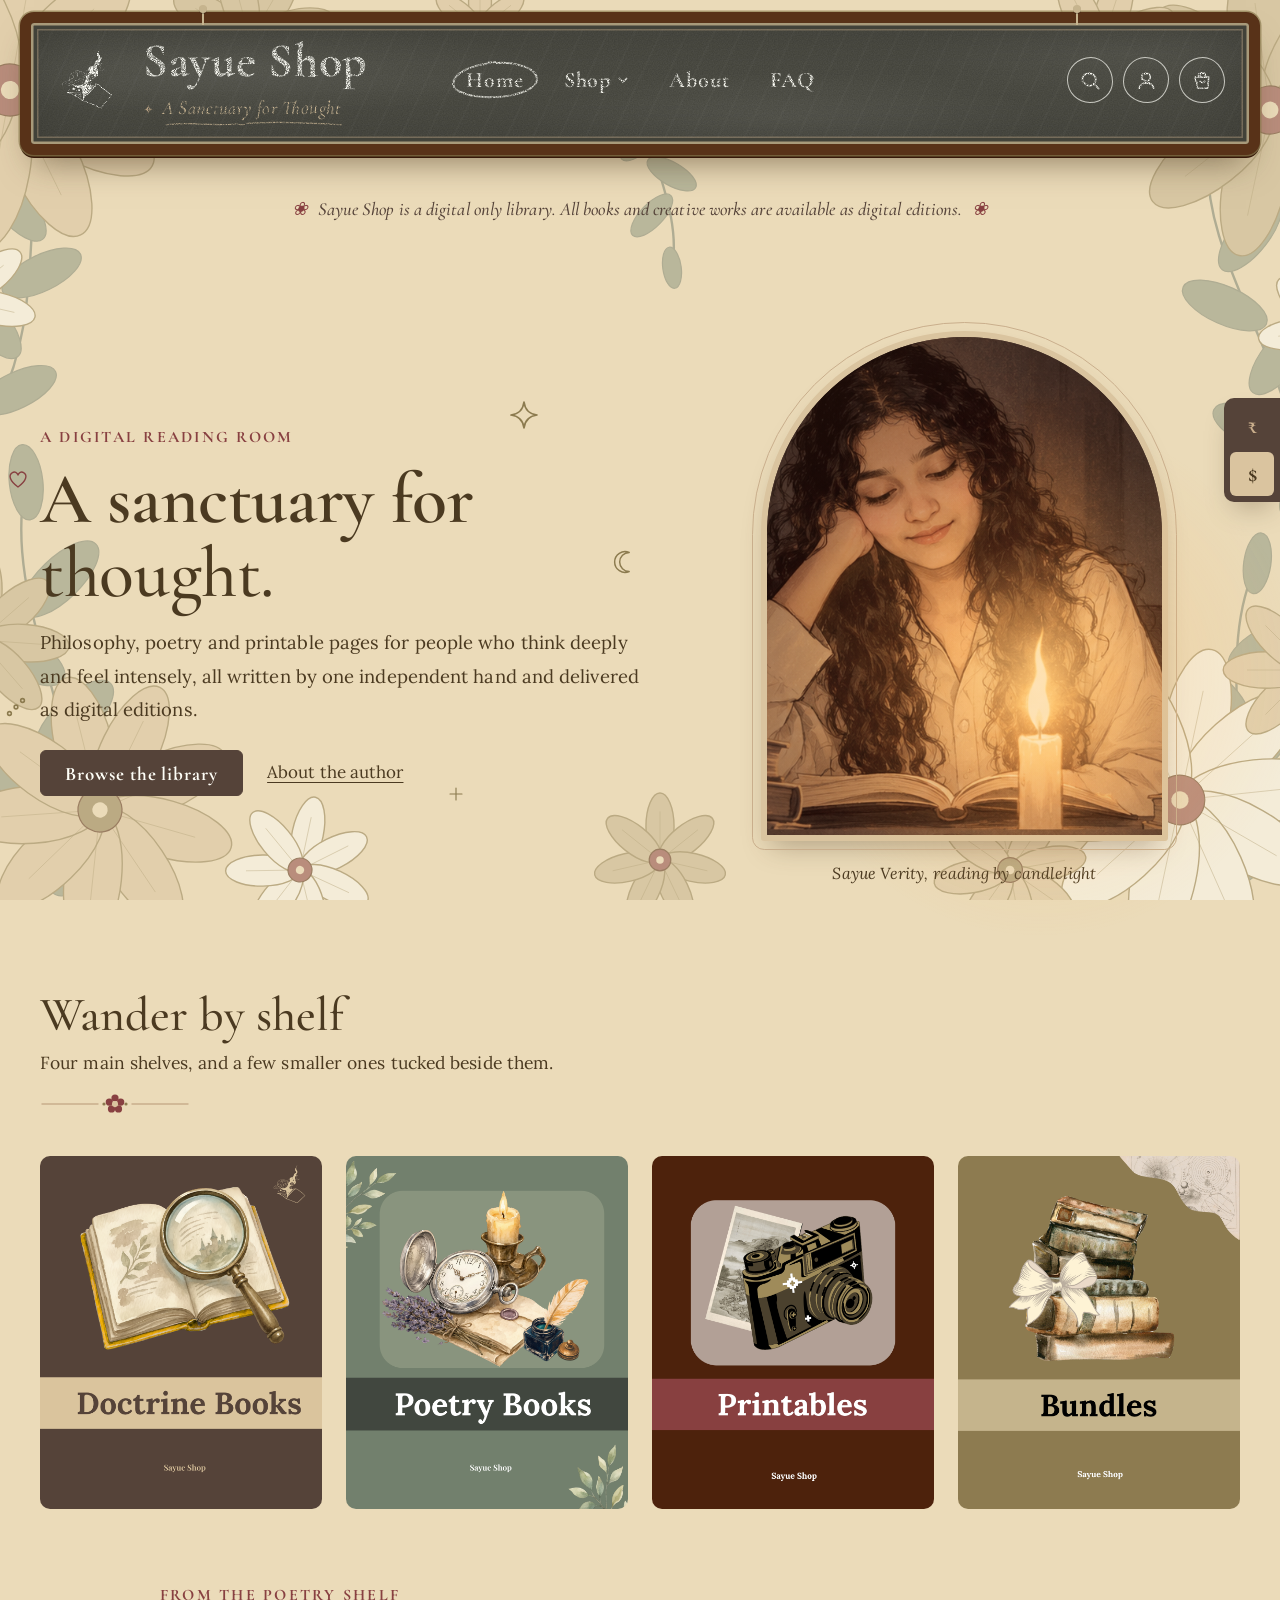
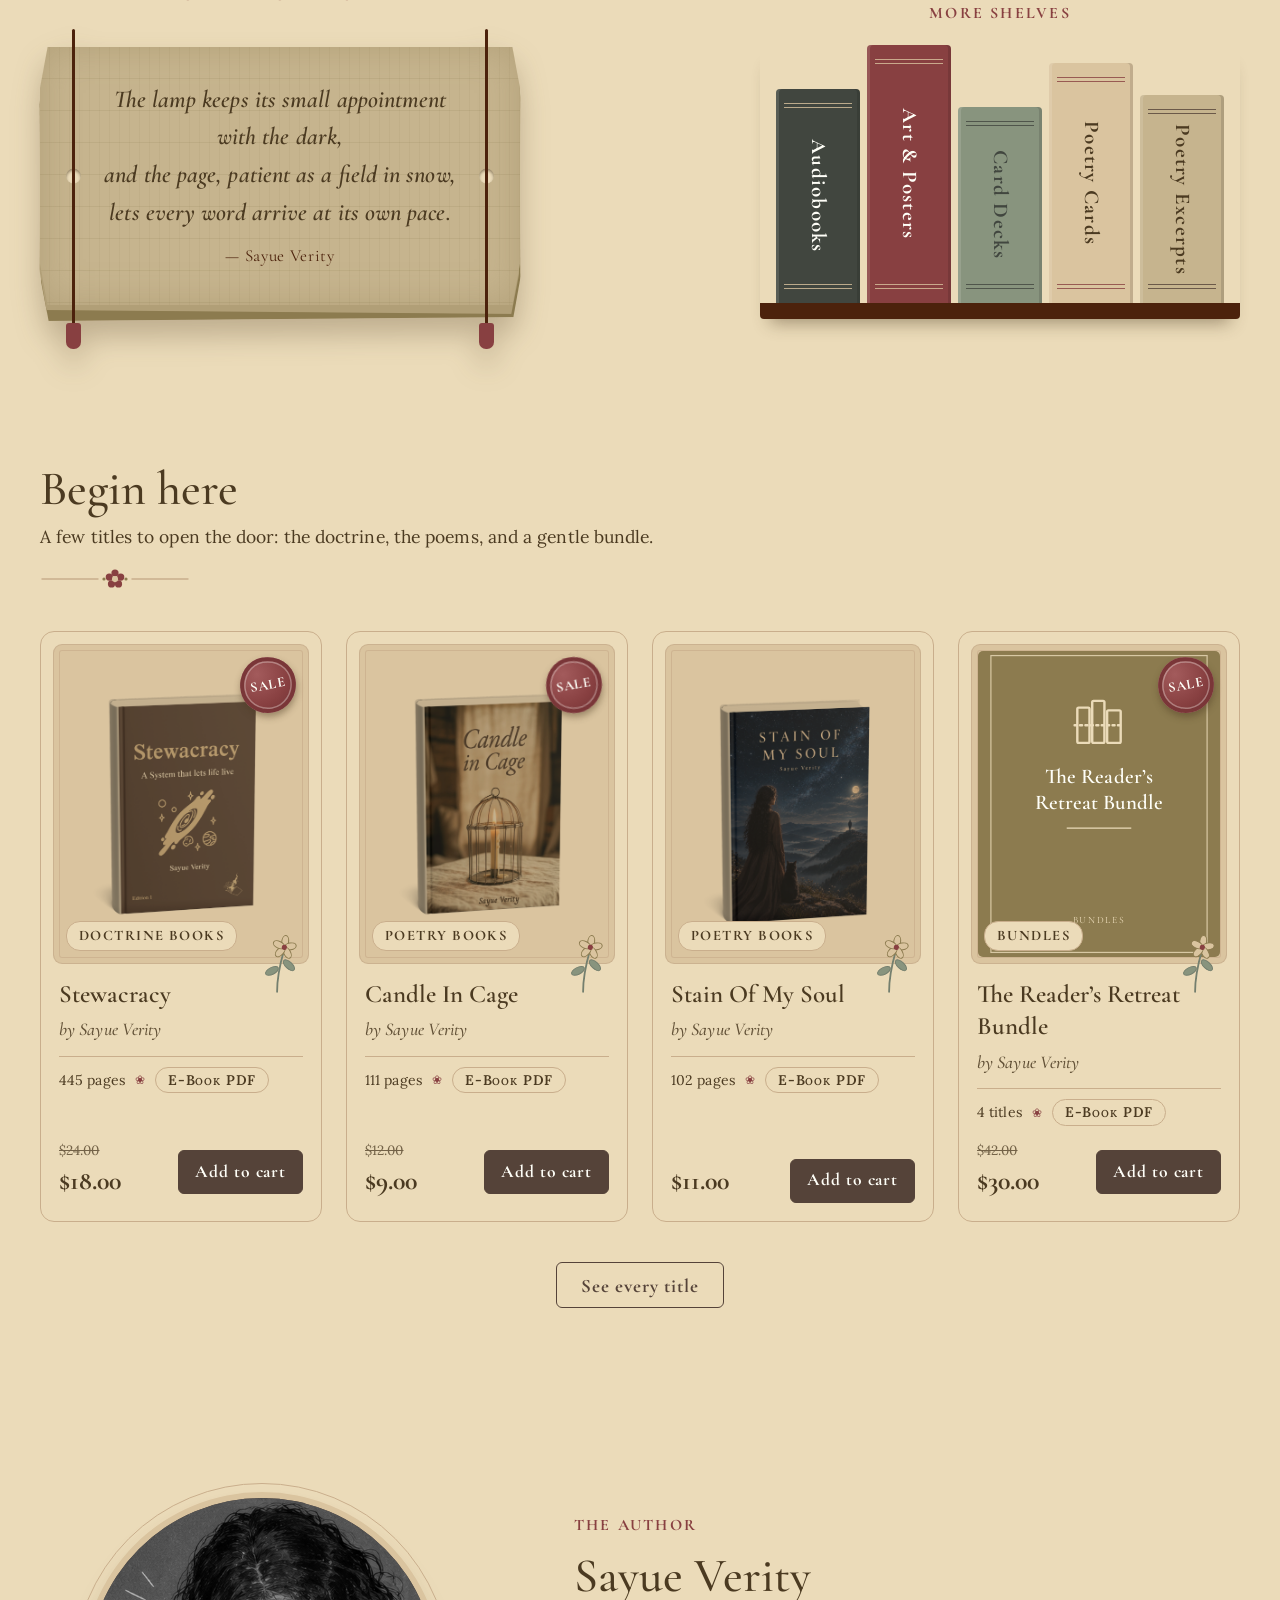
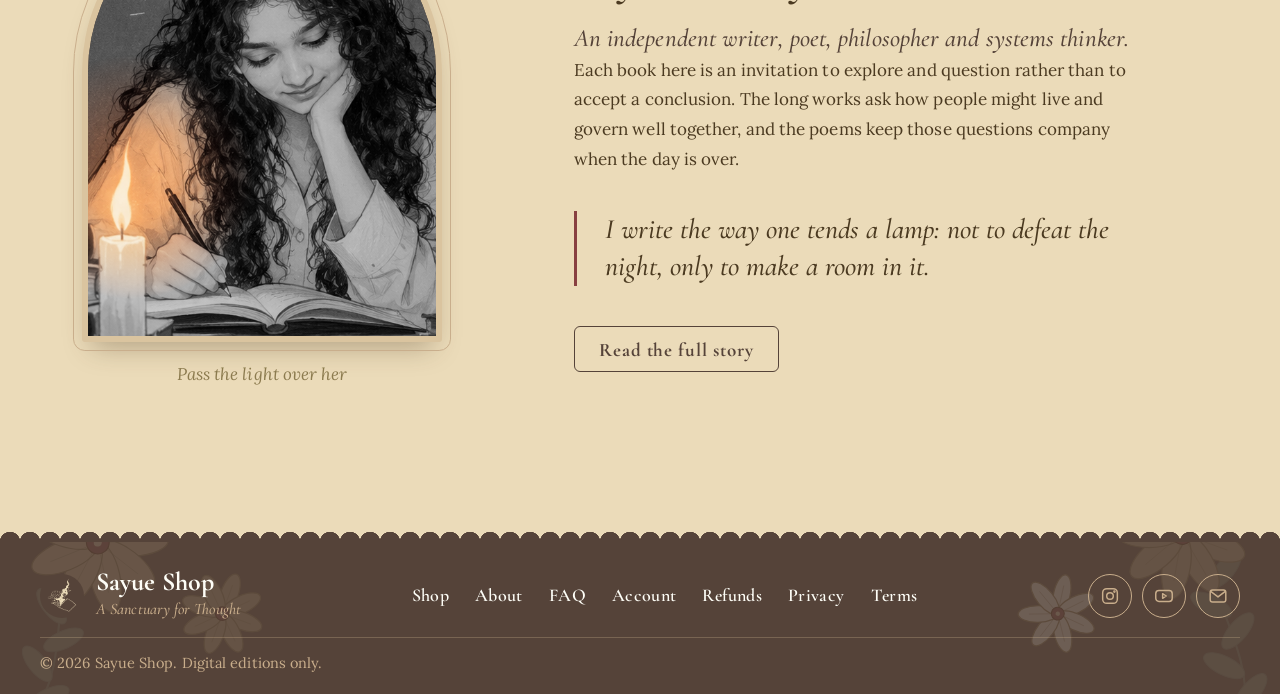
<file: index.html>
<!DOCTYPE html>
<html lang="en"><head><meta charset="utf-8"><meta name="viewport" content="width=device-width, initial-scale=1">
<title>Home</title><meta name="description" content="A digital library of books, poetry and printables by Sayue Verity.">
<link rel="preconnect" href="https://fonts.googleapis.com"><link rel="preconnect" href="https://fonts.gstatic.com" crossorigin>
<link href="https://fonts.googleapis.com/css2?family=Cormorant+Garamond:ital,wght@0,500;0,600;0,700;1,500;1,600&family=Lora:ital,wght@0,400;0,500;0,600;1,400;1,500&display=swap" rel="stylesheet">
<link rel="stylesheet" href="assets/style.css"></head>
<body data-page="home"><main id="main">
<section class="hero" aria-labelledby="heroTitle"><div class="wrap hero-grid"><div class="hero-copy"><span class="doodle d1" aria-hidden="true"><svg viewBox="0 0 30 30"><path d="M15 2c1 8 5 12 13 13-8 1-12 5-13 13-1-8-5-12-13-13 8-1 12-5 13-13z"/></svg></span><span class="doodle d2" aria-hidden="true"><svg viewBox="0 0 30 30"><path d="M21 4a12 12 0 100 22 10 10 0 010-22z"/></svg></span><span class="doodle d3" aria-hidden="true"><svg viewBox="0 0 30 30"><path d="M15 25C4 17 3 10 8 7c3-2 6 0 7 3 1-3 4-5 7-3 5 3 4 10-7 18z"/></svg></span><span class="doodle d4" aria-hidden="true"><svg viewBox="0 0 30 30"><path d="M15 6v18M6 15h18"/></svg></span><span class="doodle d5" aria-hidden="true"><svg viewBox="0 0 30 30"><circle cx="8" cy="22" r="2"/><circle cx="15" cy="15" r="2"/><circle cx="22" cy="8" r="2"/></svg></span>
<span class="label load-in" style="--i:0">A digital reading room</span>
<h1 id="heroTitle" class="load-in" style="--i:1">A sanctuary for thought.</h1>
<p class="lead load-in" style="--i:2">Philosophy, poetry and printable pages for people who think deeply and feel intensely, all written by one independent hand and delivered as digital editions.</p>
<div class="hero-cta load-in" style="--i:3"><a class="btn" href="shop.html">Browse the library</a><a class="linkish" href="about.html">About the author</a></div></div>
<div class="load-in" style="--i:2">
    <div class="hero-stage"><figure class="owner-frame"><div class="arch-wrap"><div class="owner-arch" role="img" aria-label="Illustration of Sayue Verity reading by candlelight"><div class="owner-img o-hero"></div><span class="ambient" aria-hidden="true"></span><span class="dim" aria-hidden="true"></span><span class="glow" aria-hidden="true"></span></div><span class="halo" aria-hidden="true"></span></div><figcaption>Sayue Verity, reading by candlelight</figcaption></figure>
</div></div>
</section>

<section style="padding-top:0" aria-labelledby="catTitle"><div class="wrap">
<div class="sec-head reveal"><h2 id="catTitle">Wander by shelf</h2><p>Four main shelves, and a few smaller ones tucked beside them.</p></div>
<div class="tiles" id="tiles"></div><div class="shelf-row"><div class="leaf-col reveal">
<span class="label leaf-label">From the poetry shelf</span>
<div class="leaves"><div class="leaf l3" aria-hidden="true"></div><div class="leaf l2" aria-hidden="true"></div>
<div class="leaf l1"><span class="hole h1" aria-hidden="true"></span><span class="hole h2" aria-hidden="true"></span>
<p class="verse">The lamp keeps its small appointment with the dark,<br>and the page, patient as a field in snow,<br>lets every word arrive at its own pace.</p><span class="leaf-sig">&mdash; Sayue Verity</span></div>
<span class="cord c1" aria-hidden="true"><i></i></span><span class="cord c2" aria-hidden="true"><i></i></span></div></div><div class="shelf-col" id="tilesSm"></div></div></div></section>

<section aria-labelledby="featTitle"><div class="wrap">
<div class="sec-head reveal"><h2 id="featTitle">Begin here</h2><p>A few titles to open the door: the doctrine, the poems, and a gentle bundle.</p></div>
<div class="grid" id="featured"></div>
<p class="reveal" style="text-align:center;margin-top:var(--s4)"><a class="btn ghost" href="shop.html">See every title</a></p></div></section>

<section class="author-sec" aria-labelledby="homeAbout"><div class="wrap author-grid">
<div class="reveal"><figure class="owner-frame static" style="max-width:360px"><div class="arch-wrap"><div class="owner-arch" role="img" aria-label="Illustration of Sayue Verity writing by candlelight"><div class="owner-img o-write"></div><div class="owner-img o-write o-color"></div></div></div><figcaption>Pass the light over her</figcaption></figure></div>
<div class="reveal author-copy"><span class="label">The author</span><h2 id="homeAbout">Sayue Verity</h2>
<p class="author-lead">An independent writer, poet, philosopher and systems thinker.</p>
<p>Each book here is an invitation to explore and question rather than to accept a conclusion. The long works ask how people might live and govern well together, and the poems keep those questions company when the day is over.</p>
<blockquote>I write the way one tends a lamp: not to defeat the night, only to make a room in it.</blockquote>
<a class="btn ghost" href="about.html">Read the full story</a></div></div></section>



</main>
<script src="assets/data.js"></script><script src="assets/app.js"></script></body></html>
</file>
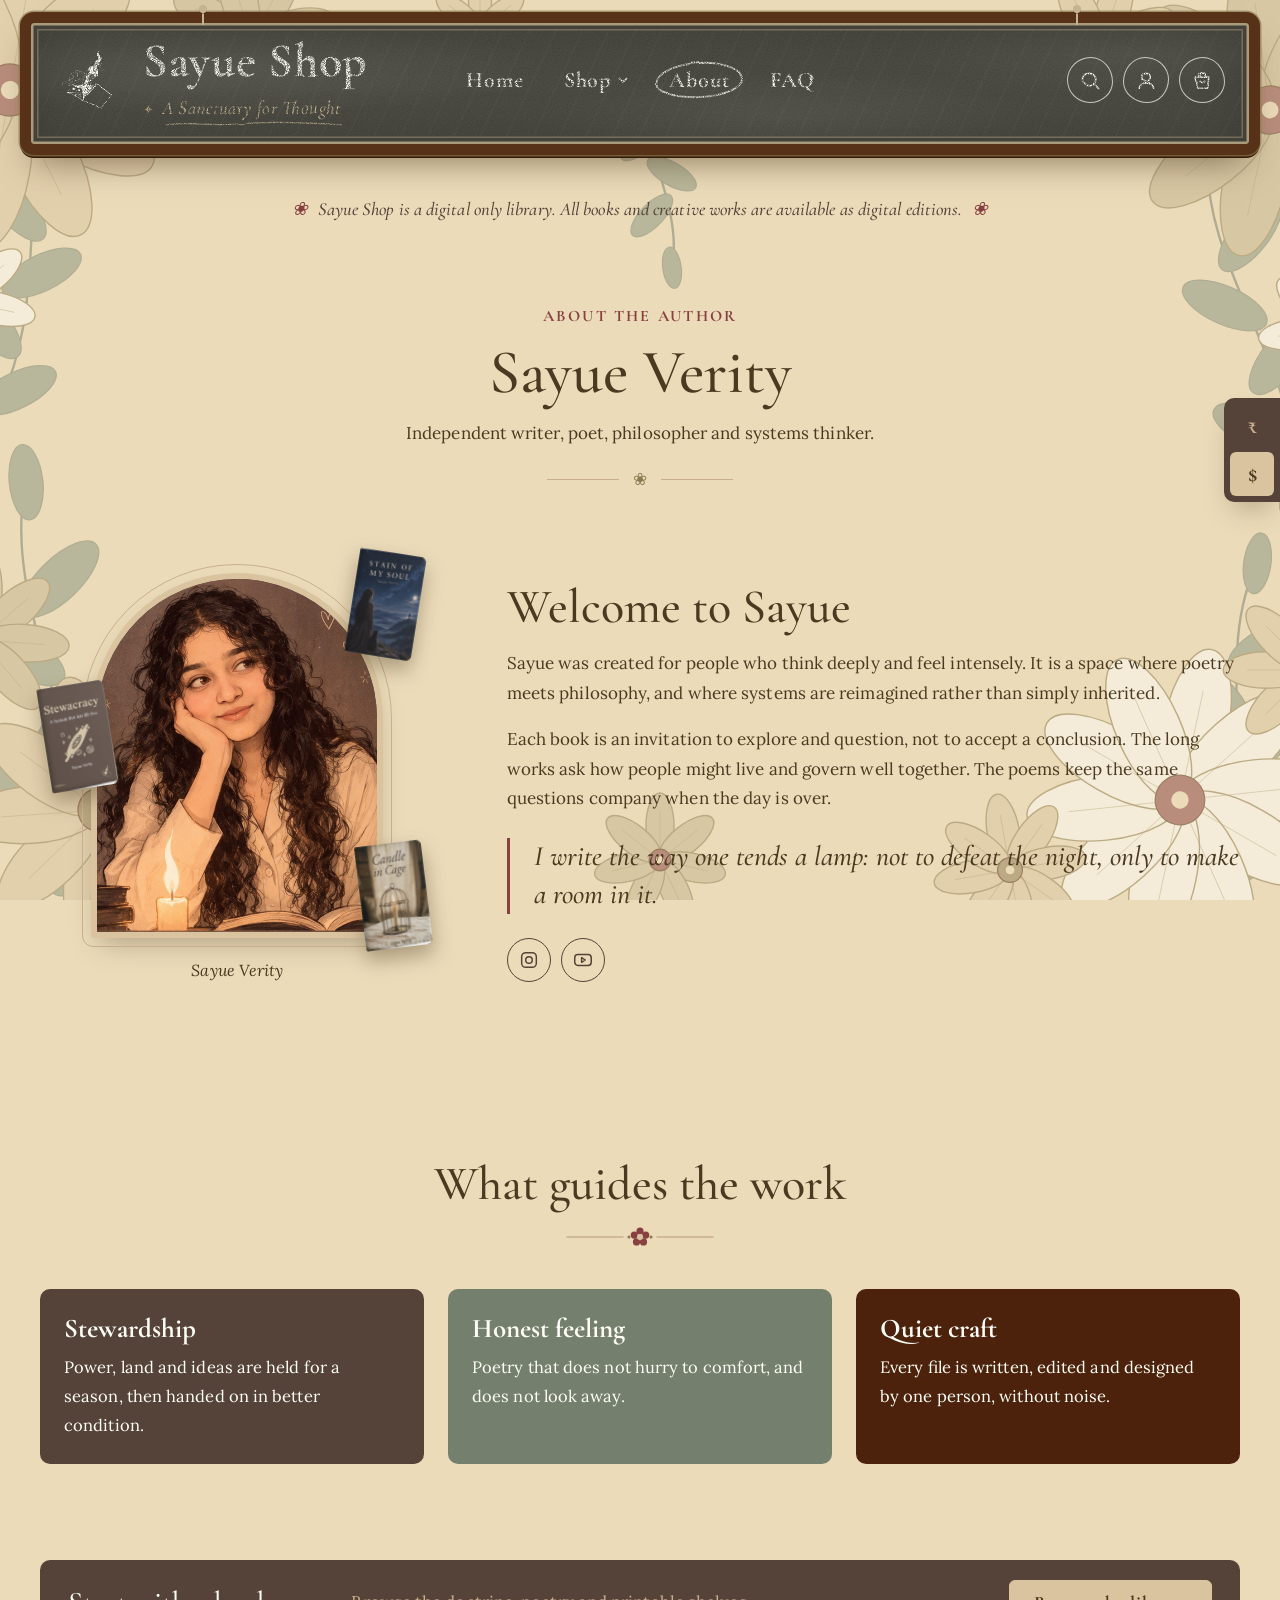
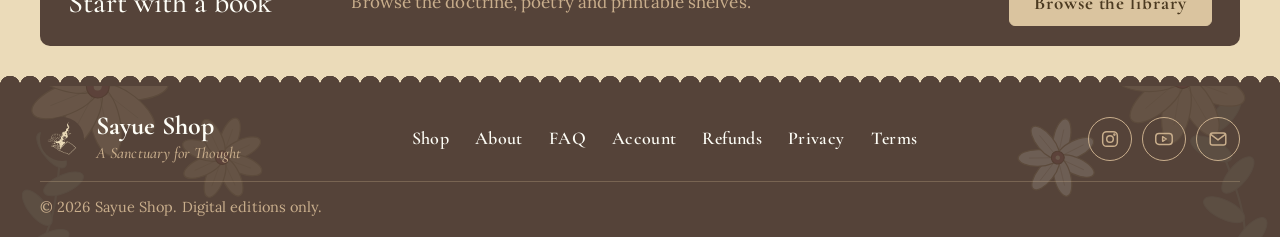
<file: about.html>
<!DOCTYPE html>
<html lang="en"><head><meta charset="utf-8"><meta name="viewport" content="width=device-width, initial-scale=1">
<title>About</title><meta name="description" content="About Sayue Verity, independent writer, poet and systems thinker.">
<link rel="preconnect" href="https://fonts.googleapis.com"><link rel="preconnect" href="https://fonts.gstatic.com" crossorigin>
<link href="https://fonts.googleapis.com/css2?family=Cormorant+Garamond:ital,wght@0,500;0,600;0,700;1,500;1,600&family=Lora:ital,wght@0,400;0,500;0,600;1,400;1,500&display=swap" rel="stylesheet">
<link rel="stylesheet" href="assets/style.css"></head>
<body data-page="about"><main id="main">
<div class="page-head wrap"><span class="label">About the author</span><h1>Sayue Verity</h1><p>Independent writer, poet, philosopher and systems thinker.</p><div class="rule" aria-hidden="true">&#10048;</div></div>
<section style="padding-top:var(--s3)"><div class="wrap about-grid">
<div class="reveal"><div class="hero-stage about-stage"><figure class="owner-frame"><div class="owner-arch" role="img" aria-label="Illustration of Sayue Verity smiling beside a candle"><div class="owner-img o-about"></div></div><figcaption>Sayue Verity</figcaption></figure>
<a class="fbook b1" href="product.html?id=1" aria-label="Stewacracy, view book"><span class="bk"><img src="assets/img/5-2.png" alt="Stewacracy cover" loading="lazy"></span></a>
<a class="fbook b2" href="product.html?id=2" aria-label="Candle In Cage, view book"><span class="bk"><img src="assets/img/3-2.png" alt="Candle In Cage cover" loading="lazy"></span></a>
<a class="fbook b3" href="product.html?id=3" aria-label="Stain Of My Soul, view book"><span class="bk"><img src="assets/img/1.png" alt="Stain Of My Soul cover" loading="lazy"></span></a></div></div>
<div class="reveal"><h2 style="font-size:clamp(26px,3.2vw,36px);font-weight:600;margin-bottom:var(--s2)">Welcome to Sayue</h2>
<p>Sayue was created for people who think deeply and feel intensely. It is a space where poetry meets philosophy, and where systems are reimagined rather than simply inherited.</p>
<p style="margin-top:var(--s2)">Each book is an invitation to explore and question, not to accept a conclusion. The long works ask how people might live and govern well together. The poems keep the same questions company when the day is over.</p>
<blockquote>I write the way one tends a lamp: not to defeat the night, only to make a room in it.</blockquote>
<div class="soc" style="margin-top:var(--s3)"><a id="socIg" href="#" aria-label="Instagram" style="color:var(--espresso);border-color:var(--espresso)"><svg viewBox="0 0 24 24" fill="none" stroke="currentColor" stroke-width="1.6" width="22" height="22"><rect x="4" y="4" width="16" height="16" rx="4.5"/><circle cx="12" cy="12" r="3.6"/></svg></a><a id="socYt" href="#" aria-label="YouTube" style="color:var(--espresso);border-color:var(--espresso)"><svg viewBox="0 0 24 24" fill="none" stroke="currentColor" stroke-width="1.6" width="22" height="22"><rect x="3" y="6" width="18" height="12" rx="3.5"/><path d="M10.5 9.5v5l4-2.5z"/></svg></a></div></div></div></section>
<section><div class="wrap"><div class="sec-head reveal sec-center"><h2>What guides the work</h2></div>
<div class="values"><div class="value v1 reveal"><h3>Stewardship</h3><p>Power, land and ideas are held for a season, then handed on in better condition.</p></div>
<div class="value v2 reveal"><h3>Honest feeling</h3><p>Poetry that does not hurry to comfort, and does not look away.</p></div>
<div class="value v3 reveal"><h3>Quiet craft</h3><p>Every file is written, edited and designed by one person, without noise.</p></div></div></div></section>
<section><div class="wrap"><div class="cta-band reveal"><h2>Start with a book</h2><p>Browse the doctrine, poetry and printable shelves.</p><a class="btn light" href="shop.html">Browse the library</a></div></div></section></main>
<script src="assets/data.js"></script><script src="assets/app.js"></script></body></html>
</file>
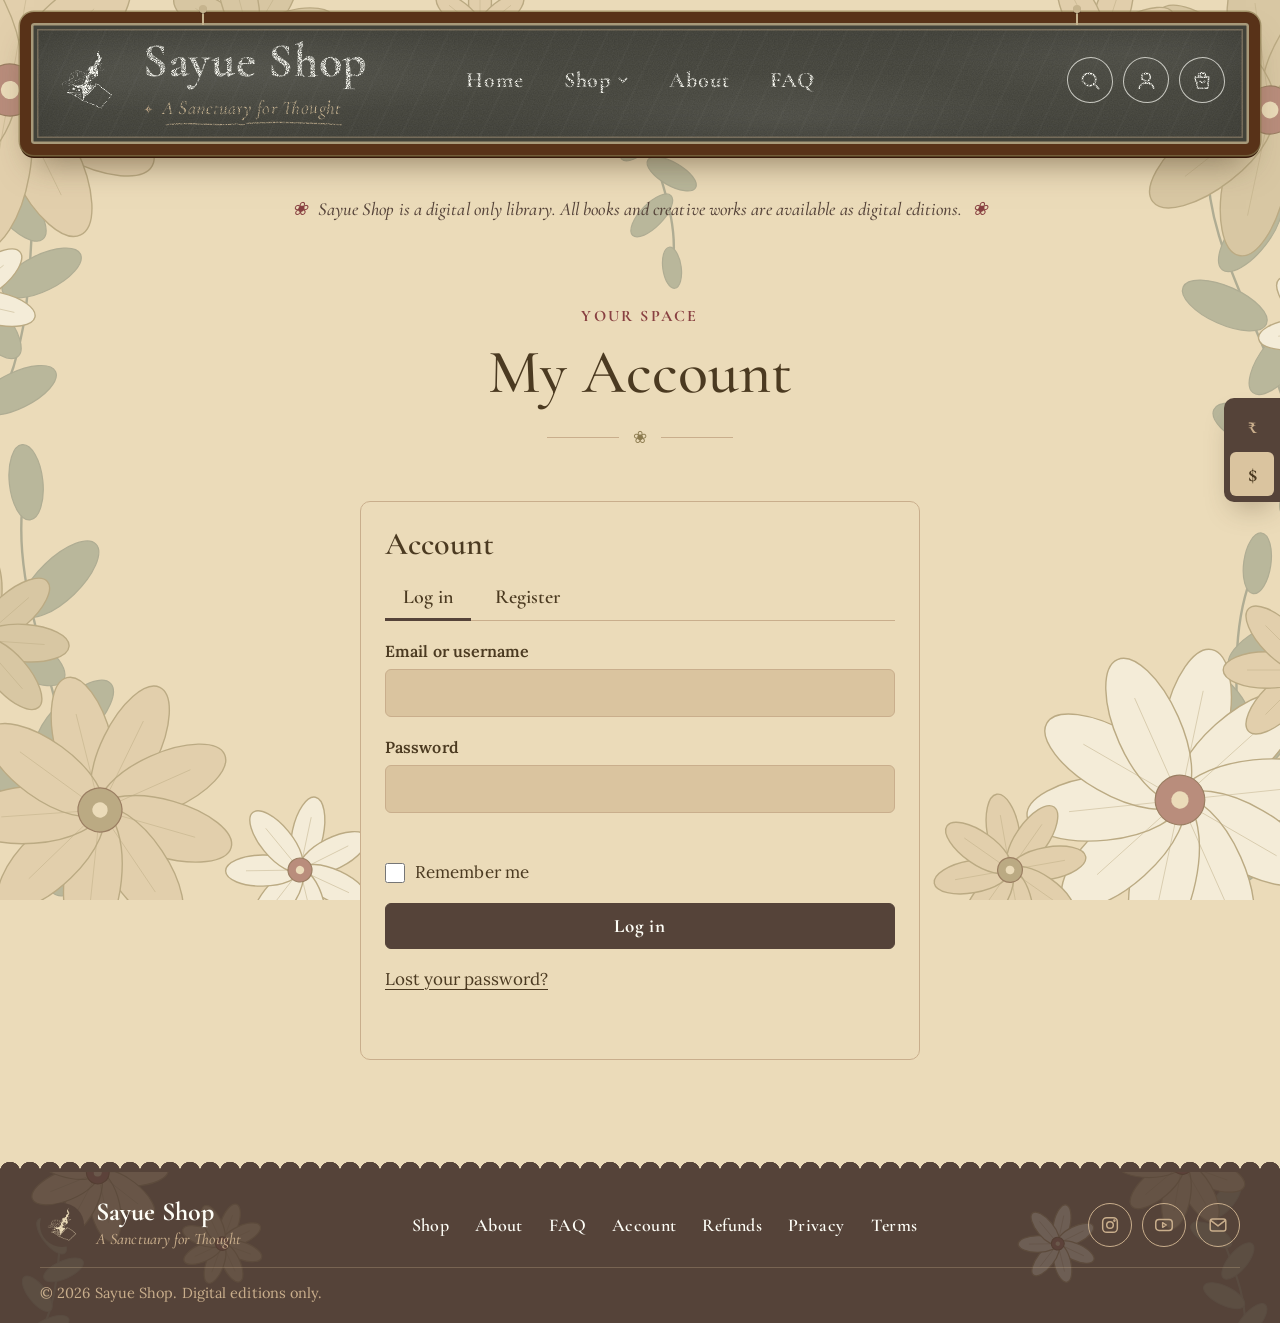
<file: account.html>
<!DOCTYPE html>
<html lang="en"><head><meta charset="utf-8"><meta name="viewport" content="width=device-width, initial-scale=1">
<title>Account</title><meta name="description" content="Log in, register and view your library.">
<link rel="preconnect" href="https://fonts.googleapis.com"><link rel="preconnect" href="https://fonts.gstatic.com" crossorigin>
<link href="https://fonts.googleapis.com/css2?family=Cormorant+Garamond:ital,wght@0,500;0,600;0,700;1,500;1,600&family=Lora:ital,wght@0,400;0,500;0,600;1,400;1,500&display=swap" rel="stylesheet">
<link rel="stylesheet" href="assets/style.css"></head>
<body data-page="account"><main id="main">
<div class="page-head wrap"><span class="label">Your space</span><h1>My Account</h1><div class="rule" aria-hidden="true">&#10048;</div></div>
<section style="padding-top:var(--s3)"><div class="wrap narrow-wrap"><div class="panel-card" id="acRoot"></div></div></section></main>
<script src="assets/data.js"></script><script src="assets/app.js"></script></body></html>
</file>
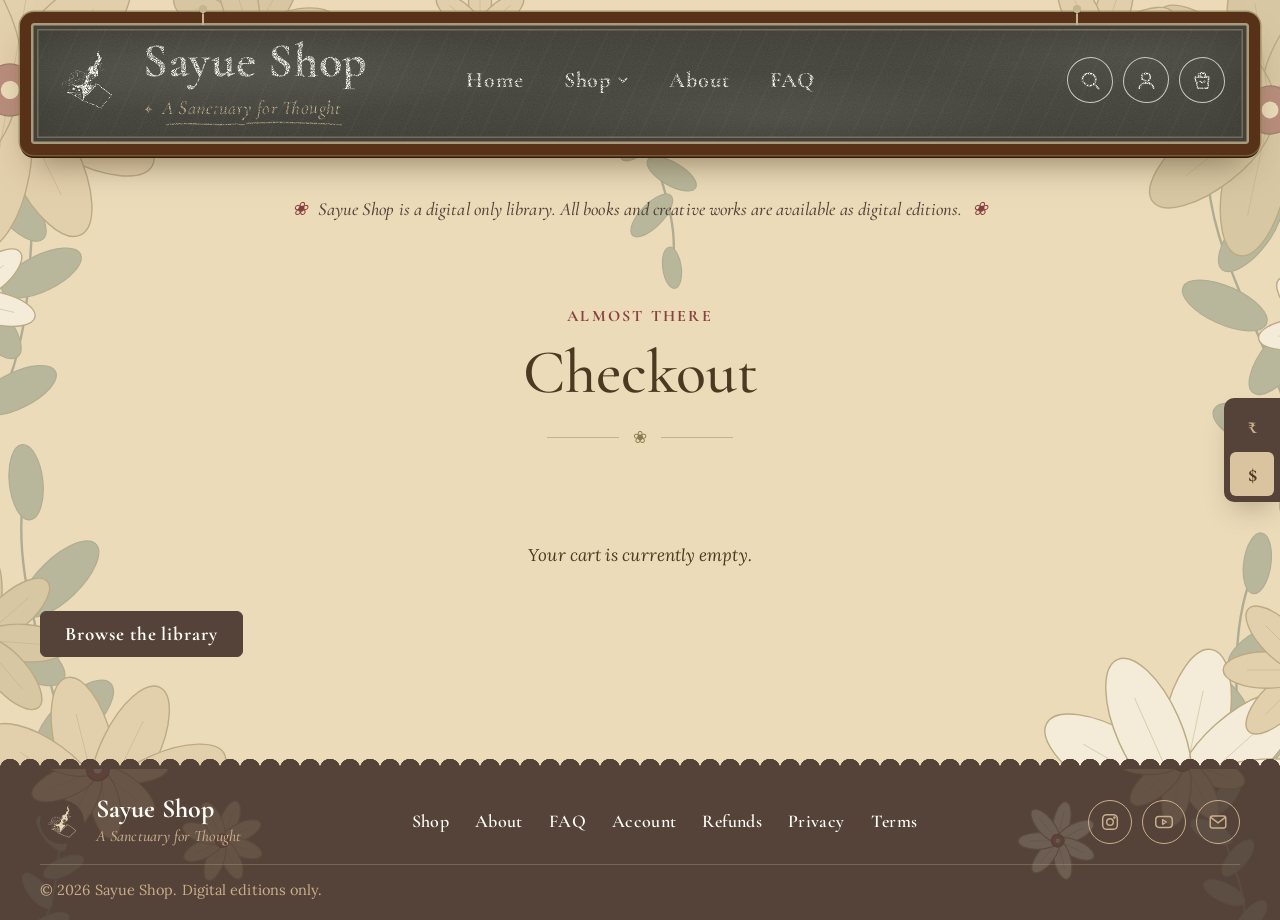
<file: checkout.html>
<!DOCTYPE html>
<html lang="en"><head><meta charset="utf-8"><meta name="viewport" content="width=device-width, initial-scale=1">
<title>Checkout</title><meta name="description" content="Demo checkout">
<link rel="preconnect" href="https://fonts.googleapis.com"><link rel="preconnect" href="https://fonts.gstatic.com" crossorigin>
<link href="https://fonts.googleapis.com/css2?family=Cormorant+Garamond:ital,wght@0,500;0,600;0,700;1,500;1,600&family=Lora:ital,wght@0,400;0,500;0,600;1,400;1,500&display=swap" rel="stylesheet">
<link rel="stylesheet" href="assets/style.css"></head>
<body data-page="checkout"><main id="main">
<div class="page-head wrap"><span class="label">Almost there</span><h1>Checkout</h1><div class="rule" aria-hidden="true">&#10048;</div></div>
<section style="padding-top:var(--s3)"><div class="wrap" id="coRoot"></div></section></main>
<script src="assets/data.js"></script><script src="assets/app.js"></script></body></html>
</file>
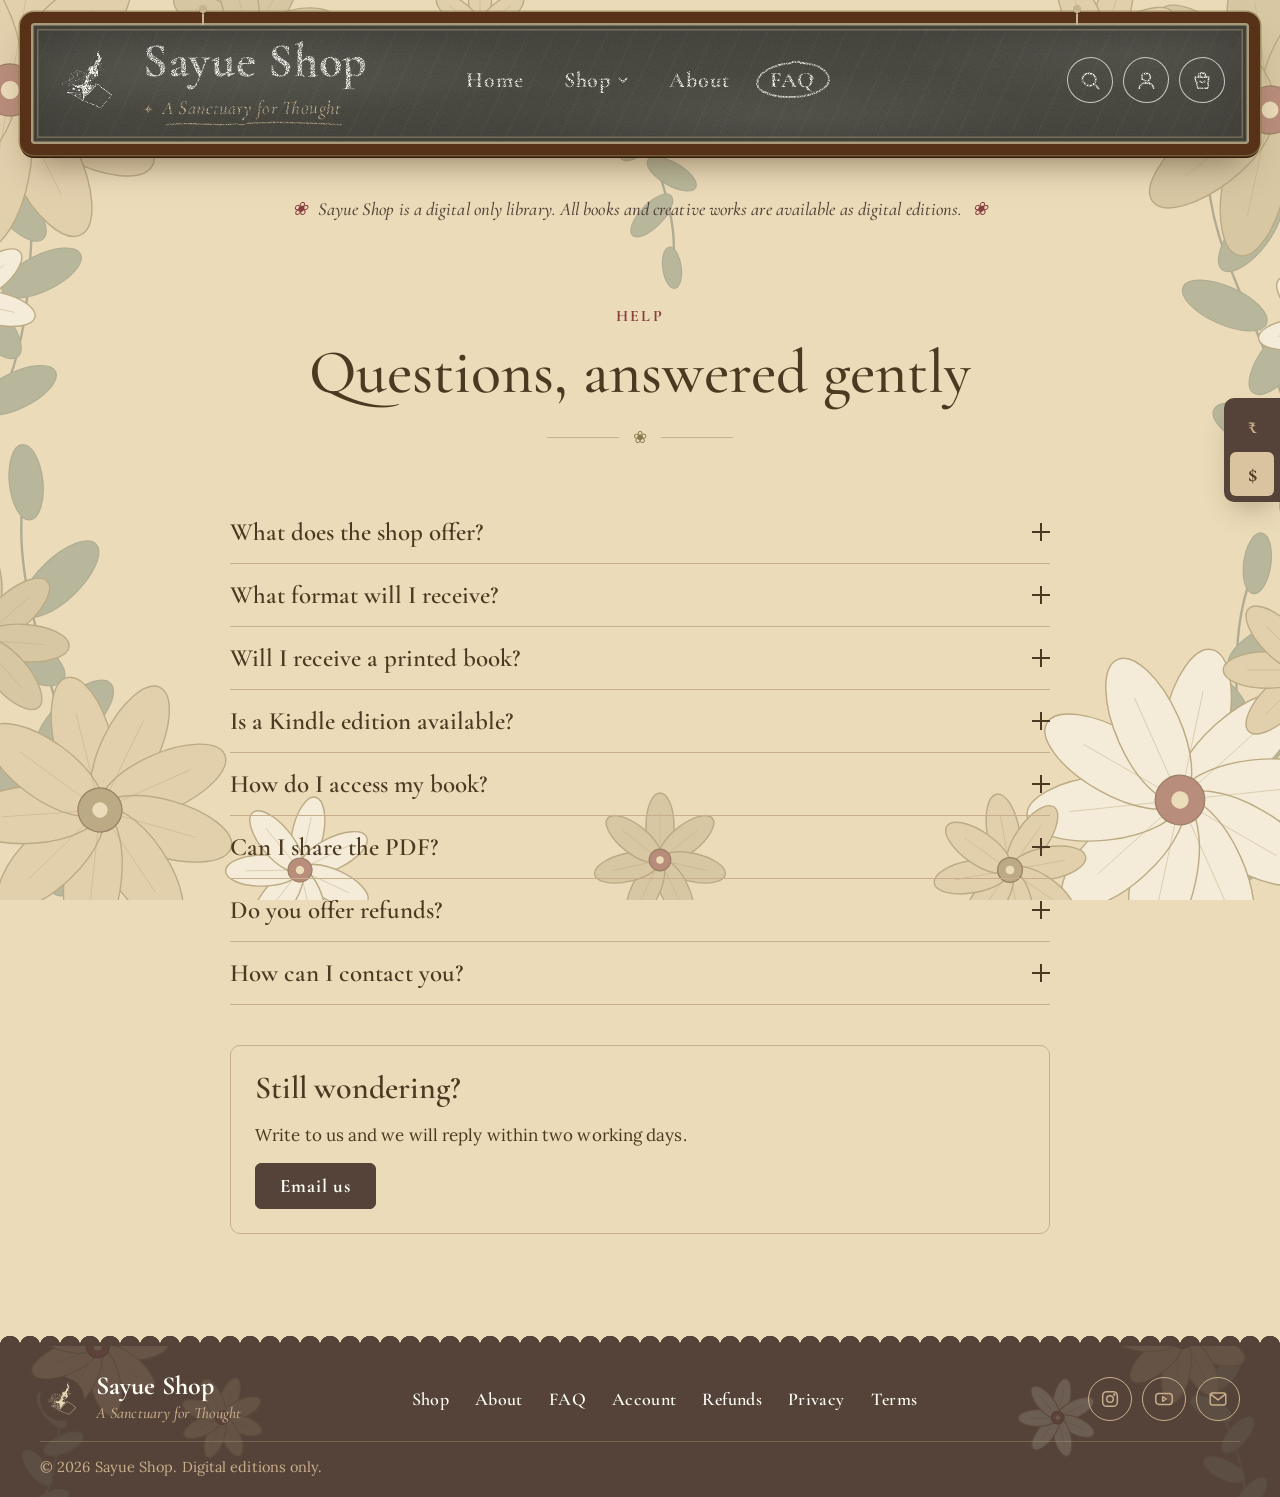
<file: faq.html>
<!DOCTYPE html>
<html lang="en"><head><meta charset="utf-8"><meta name="viewport" content="width=device-width, initial-scale=1">
<title>FAQ</title><meta name="description" content="Answers about formats, access, refunds and contact.">
<link rel="preconnect" href="https://fonts.googleapis.com"><link rel="preconnect" href="https://fonts.gstatic.com" crossorigin>
<link href="https://fonts.googleapis.com/css2?family=Cormorant+Garamond:ital,wght@0,500;0,600;0,700;1,500;1,600&family=Lora:ital,wght@0,400;0,500;0,600;1,400;1,500&display=swap" rel="stylesheet">
<link rel="stylesheet" href="assets/style.css"></head>
<body data-page="faq"><main id="main">
<div class="page-head wrap"><span class="label">Help</span><h1>Questions, answered gently</h1><div class="rule" aria-hidden="true">&#10048;</div></div>
<section style="padding-top:var(--s3)"><div class="wrap"><div class="faq" id="faqList" style="margin-inline:auto"></div>
<div class="panel-card contact-card" style="margin-inline:auto"><h2>Still wondering?</h2><p>Write to us and we will reply within two working days.</p><a class="btn" id="mailBtn" href="#" style="margin-top:12px">Email us</a></div></div></section></main>
<script src="assets/data.js"></script><script src="assets/app.js"></script></body></html>
</file>
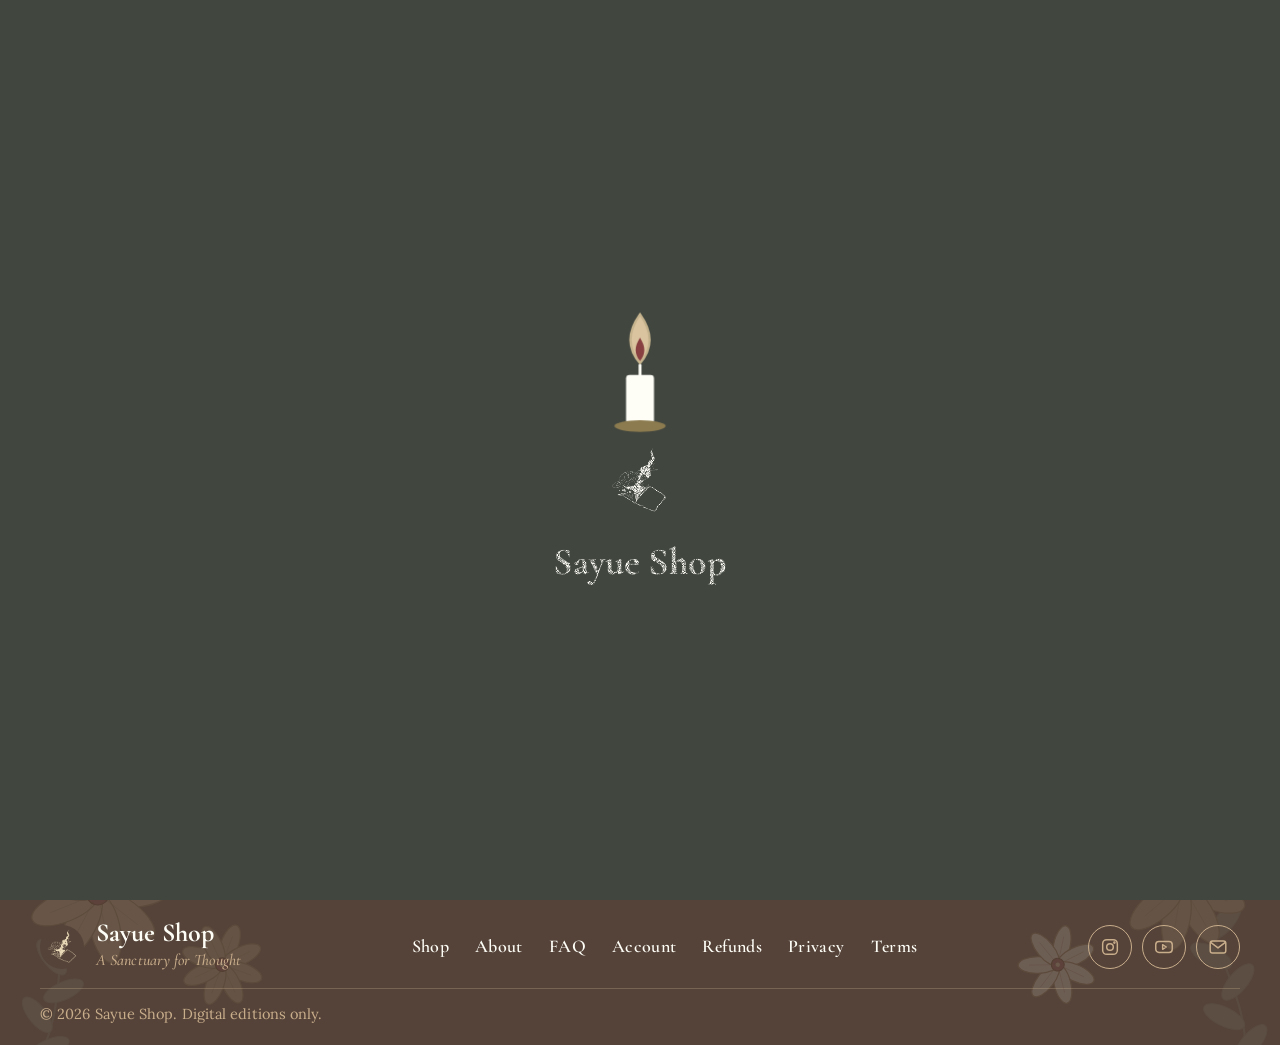
<file: policy.html>
<!DOCTYPE html>
<html lang="en"><head><meta charset="utf-8"><meta name="viewport" content="width=device-width, initial-scale=1">
<title>Policies</title><meta name="description" content="Refund, privacy and terms.">
<link rel="preconnect" href="https://fonts.googleapis.com"><link rel="preconnect" href="https://fonts.gstatic.com" crossorigin>
<link href="https://fonts.googleapis.com/css2?family=Cormorant+Garamond:ital,wght@0,500;0,600;0,700;1,500;1,600&family=Lora:ital,wght@0,400;0,500;0,600;1,400;1,500&display=swap" rel="stylesheet">
<link rel="stylesheet" href="assets/style.css"></head>
<body data-page="policy"><main id="main">
<div class="page-head wrap"><span class="label">The small print</span><h1>Policies</h1><div class="rule" aria-hidden="true">&#10048;</div></div>
<section style="padding-top:var(--s3)"><div class="wrap narrow-wrap"><div class="tabs" id="polTabs" role="tablist" aria-label="Policies" style="margin-top:0"></div><div class="panel-card" id="polBody" style="margin-top:var(--s2)"></div></div></section></main>
<script src="assets/data.js"></script><script src="assets/app.js"></script></body></html>
</file>
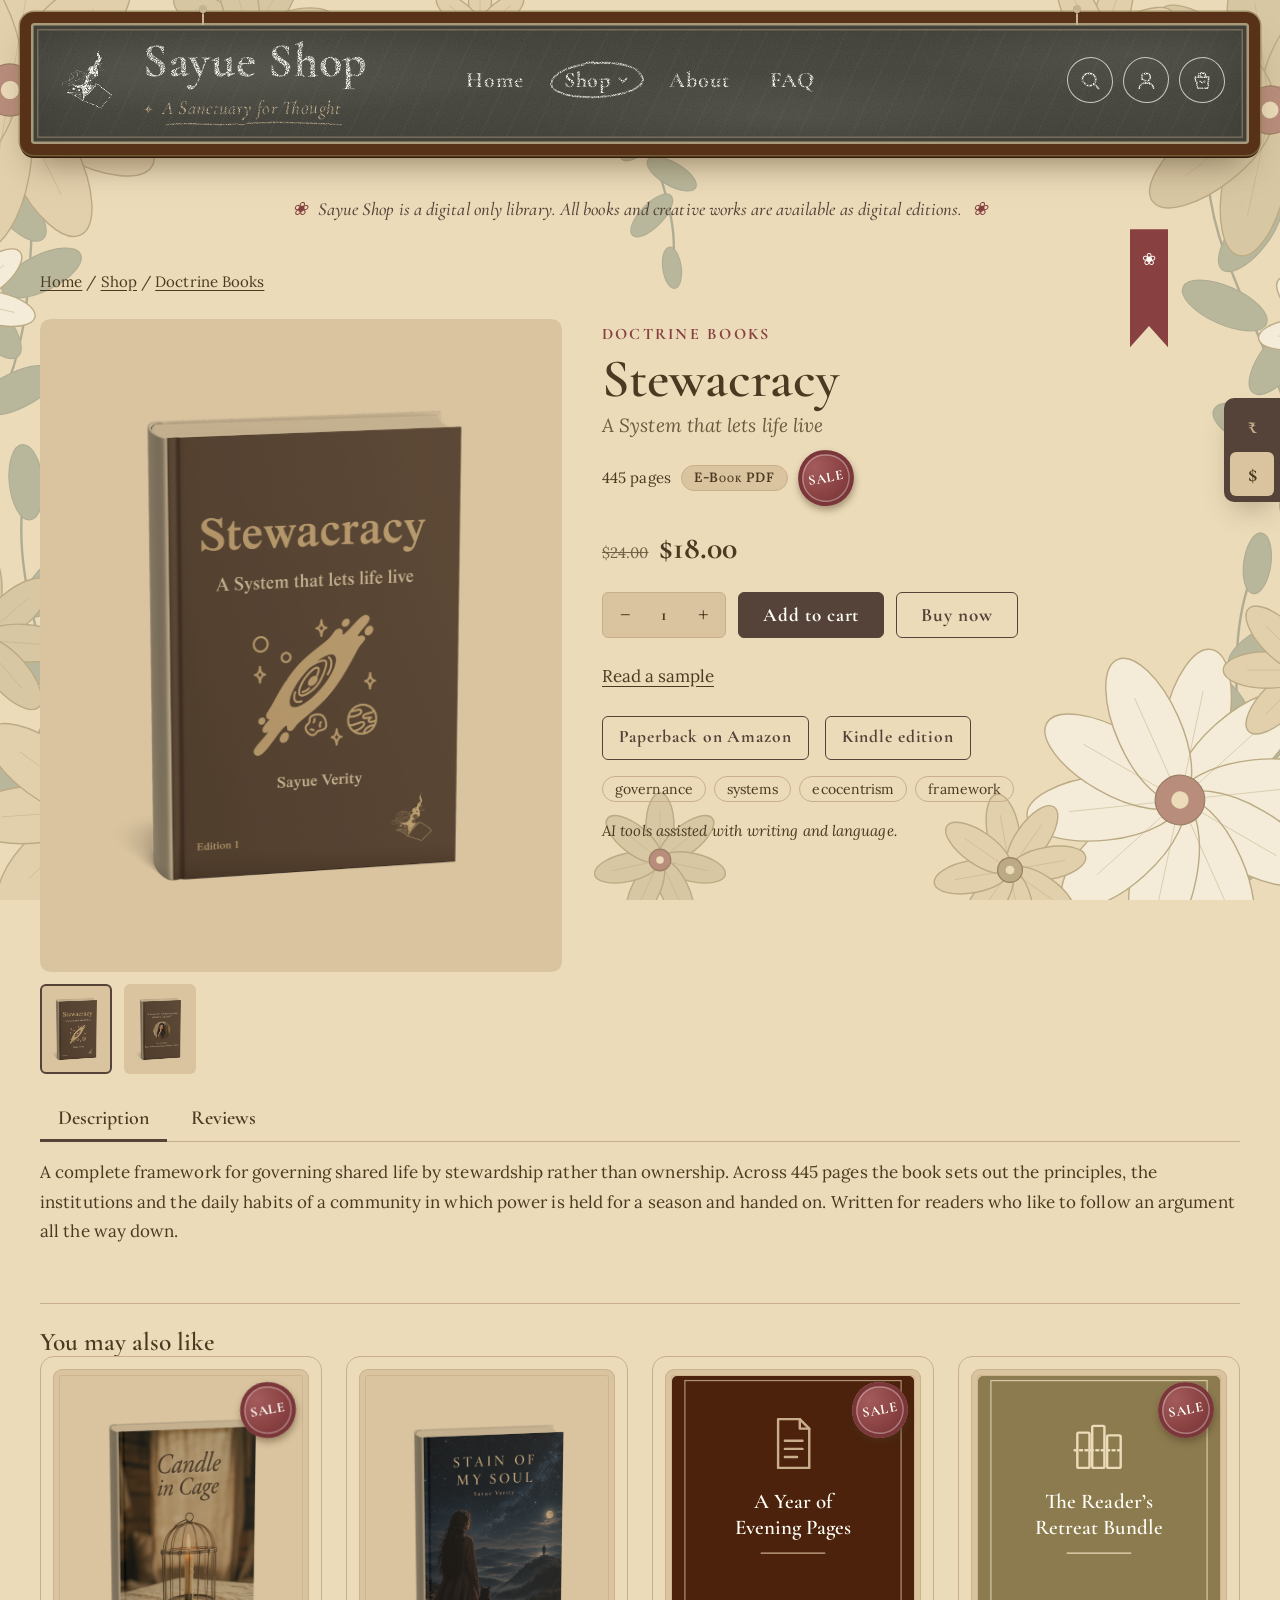
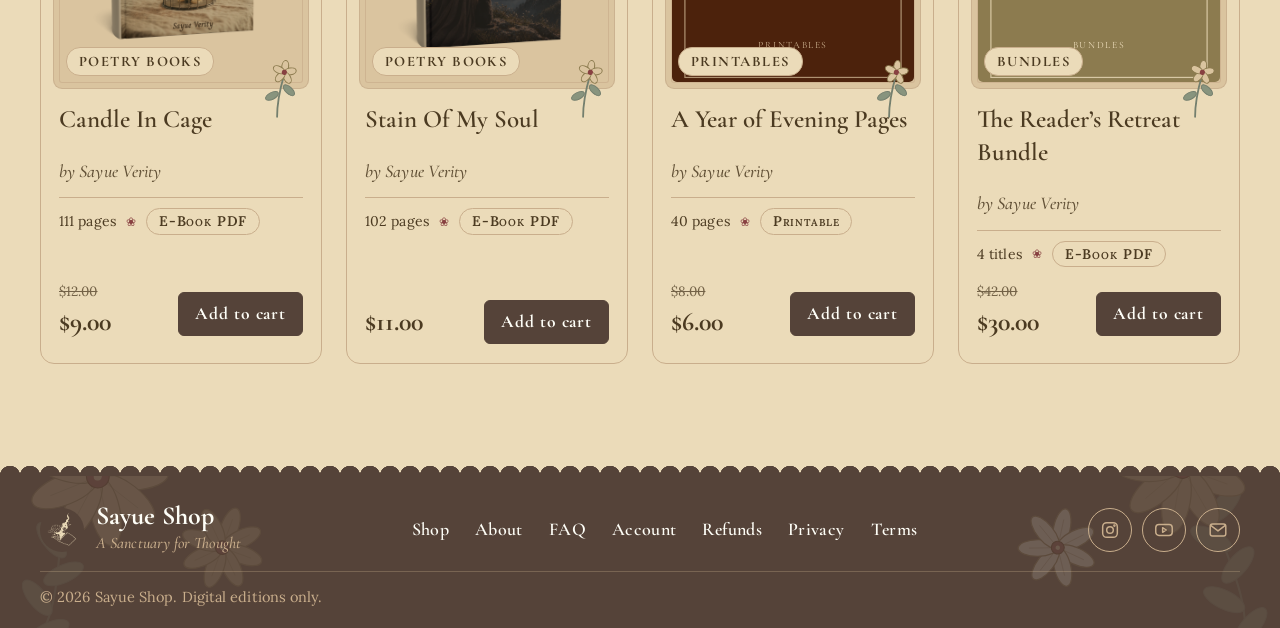
<file: product.html>
<!DOCTYPE html>
<html lang="en"><head><meta charset="utf-8"><meta name="viewport" content="width=device-width, initial-scale=1">
<title>Product</title><meta name="description" content="Product details">
<link rel="preconnect" href="https://fonts.googleapis.com"><link rel="preconnect" href="https://fonts.gstatic.com" crossorigin>
<link href="https://fonts.googleapis.com/css2?family=Cormorant+Garamond:ital,wght@0,500;0,600;0,700;1,500;1,600&family=Lora:ital,wght@0,400;0,500;0,600;1,400;1,500&display=swap" rel="stylesheet">
<link rel="stylesheet" href="assets/style.css"></head>
<body data-page="product"><main id="main"><section style="padding-top:var(--s4)"><div class="wrap" id="pdRoot"></div></section></main>
<script src="assets/data.js"></script><script src="assets/app.js"></script></body></html>
</file>
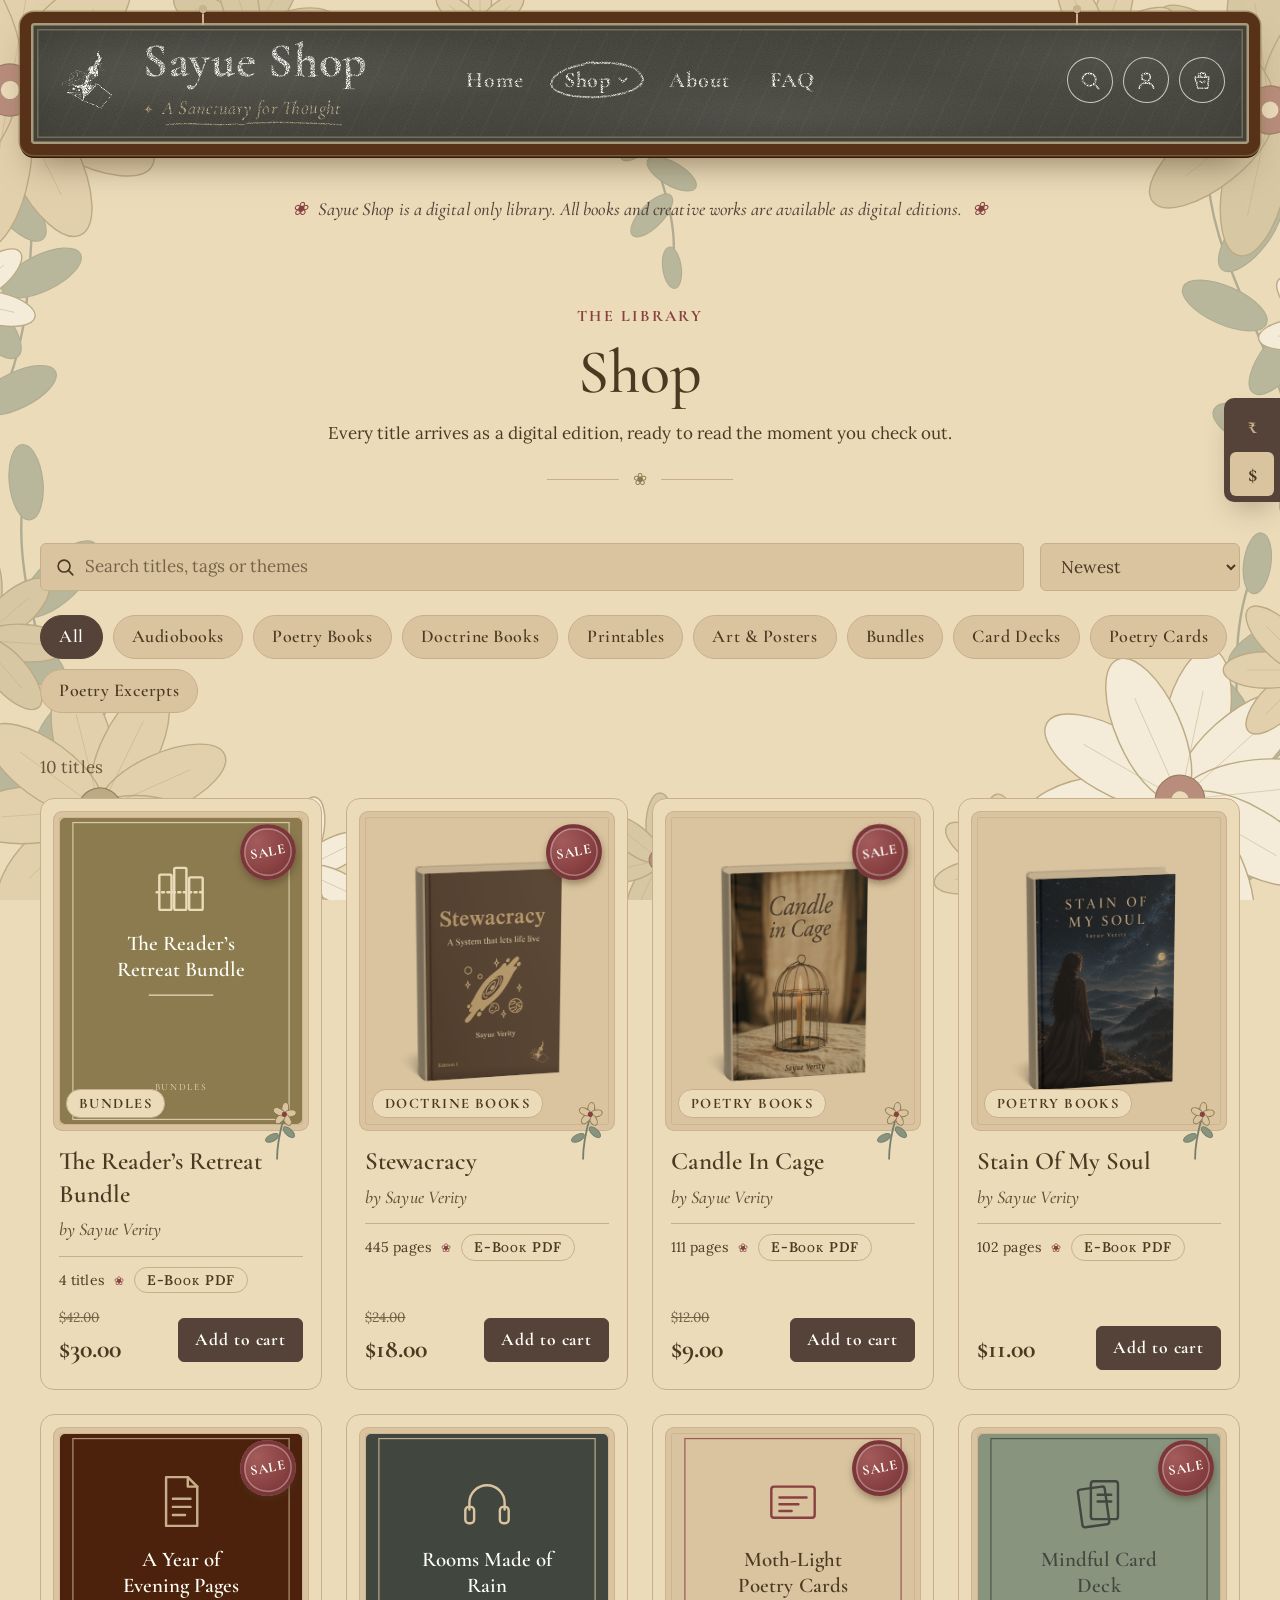
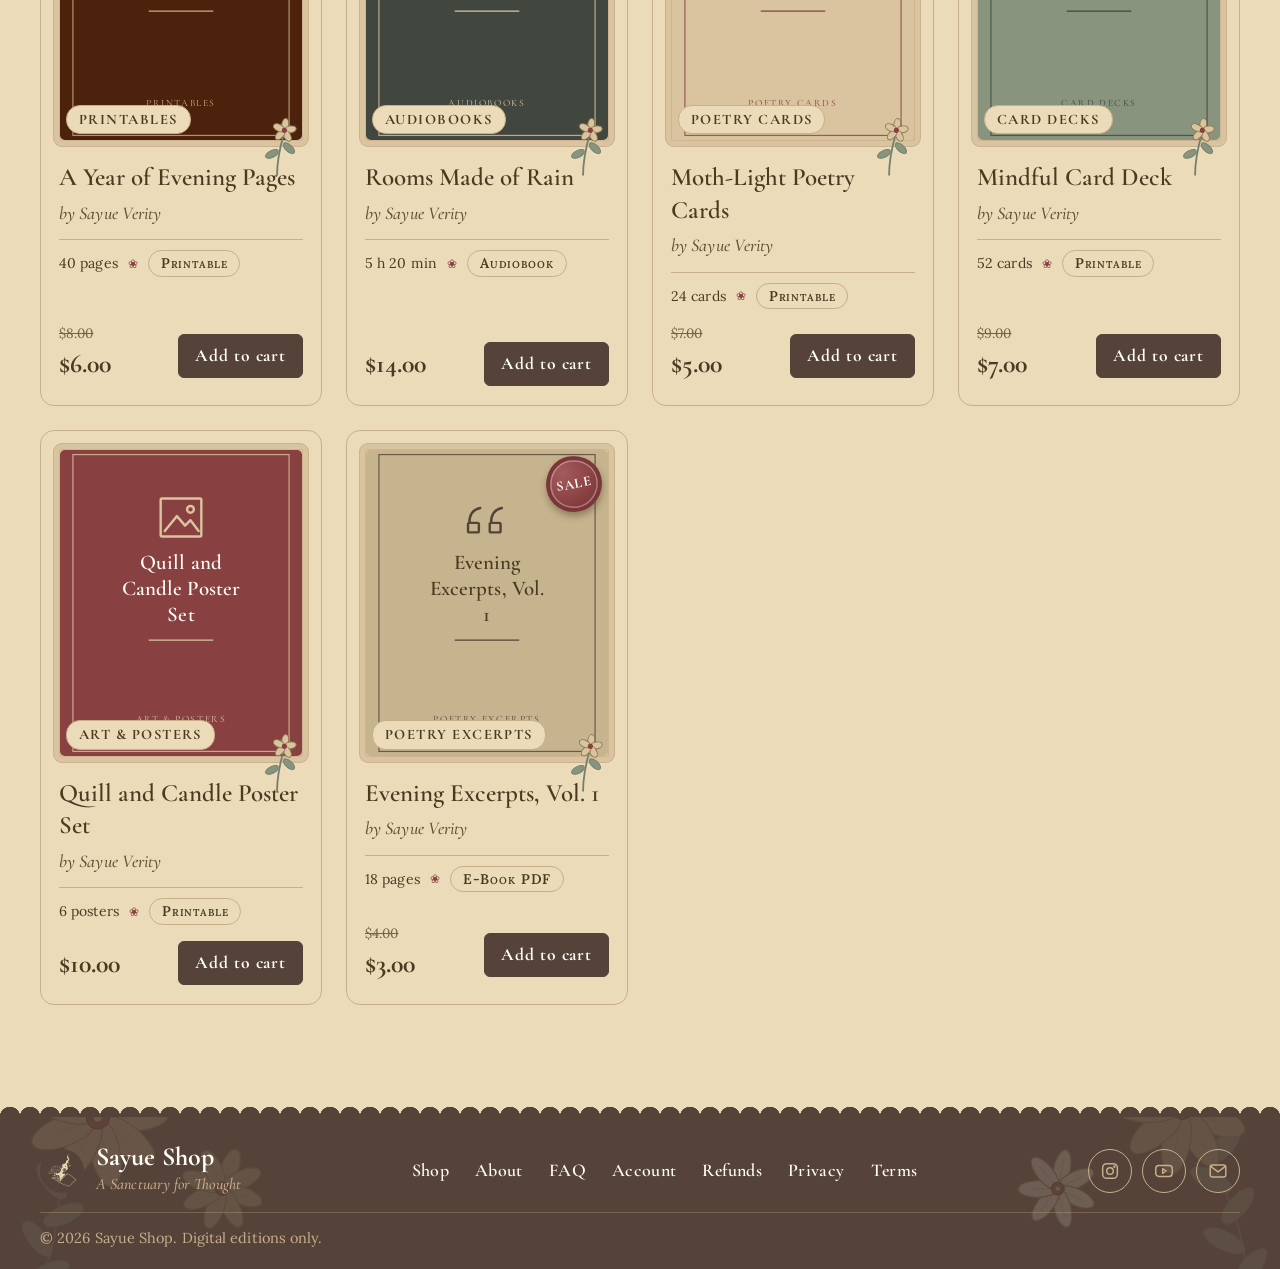
<file: shop.html>
<!DOCTYPE html>
<html lang="en"><head><meta charset="utf-8"><meta name="viewport" content="width=device-width, initial-scale=1">
<title>Shop</title><meta name="description" content="Browse every book, poetry collection, printable and bundle.">
<link rel="preconnect" href="https://fonts.googleapis.com"><link rel="preconnect" href="https://fonts.gstatic.com" crossorigin>
<link href="https://fonts.googleapis.com/css2?family=Cormorant+Garamond:ital,wght@0,500;0,600;0,700;1,500;1,600&family=Lora:ital,wght@0,400;0,500;0,600;1,400;1,500&display=swap" rel="stylesheet">
<link rel="stylesheet" href="assets/style.css"></head>
<body data-page="shop"><main id="main">
<div class="page-head wrap"><span class="label">The library</span><h1>Shop</h1><p>Every title arrives as a digital edition, ready to read the moment you check out.</p><div class="rule" aria-hidden="true">&#10048;</div></div>
<section style="padding-top:var(--s3)"><div class="wrap">
<div class="toolbar"><div class="search"><label class="sr" for="q">Search titles</label><svg viewBox="0 0 24 24" aria-hidden="true"><circle cx="11" cy="11" r="6.5"/><path d="M16 16l4.5 4.5"/></svg><input id="q" type="search" placeholder="Search titles, tags or themes" autocomplete="off"></div>
<div><label class="sr" for="sort">Sort by</label><select class="select" id="sort"><option value="new">Newest</option><option value="lo">Price low to high</option><option value="hi">Price high to low</option></select></div></div>
<div class="chips" id="chips" role="group" aria-label="Filter by category"></div>
<p id="resultCount" class="muted" style="margin-bottom:var(--s2)" aria-live="polite"></p>
<div class="grid" id="grid"></div></div></section></main>
<script src="assets/data.js"></script><script src="assets/app.js"></script></body></html>
</file>
<file: assets/style.css>
:root{
  --espresso:#554339; --parchment:#EBDBB9; --ink:#4B3A21; --ivory:#FEFEF7;
  --sand:#C9AE8C; --wheat:#DAC49F; --sage:#747F6E; --sage-light:#88947E;
  --forest-ink:#41463F; --oxblood:#4C220C; --rose:#884041; --olive:#8C7B4F; --khaki:#C6B48E;
  --espresso-hover:color-mix(in srgb,var(--espresso) 86%,var(--parchment));
  --r-card:10px; --r-btn:6px;
  --s1:8px; --s2:16px; --s3:24px; --s4:40px; --s5:72px; --s6:112px;
  --ease:cubic-bezier(0.22,1,0.36,1);
  --shadow:0 14px 28px -10px rgba(75,58,33,.38);
  --font:'Lora',Georgia,serif;--display:'Cormorant Garamond','Cormorant',Georgia,serif;
}
*{box-sizing:border-box;margin:0}
html{scroll-behavior:smooth;scroll-padding-top:110px}
body{background:var(--parchment);color:var(--ink);font-family:var(--font);font-size:17.5px;line-height:1.7;-webkit-font-smoothing:antialiased}
h1,h2,h3,h4{color:var(--ink);line-height:1.2}
a{color:inherit}
button,input,select{font:inherit;color:inherit}
button{cursor:pointer}
svg{display:block}
.wrap{width:min(1200px,100% - 48px);margin-inline:auto}
:focus-visible{outline:2px solid var(--sand);outline-offset:2px;box-shadow:0 0 0 4px var(--espresso)}
.sr{position:absolute;width:1px;height:1px;overflow:hidden;clip:rect(0 0 0 0);white-space:nowrap}
.skip{position:absolute;left:-999px;top:8px;background:var(--ivory);color:var(--ink);padding:8px 16px;border-radius:var(--r-btn);z-index:200}
.skip:focus{left:8px}
.label{font-size:13.5px;font-variant:small-caps;letter-spacing:.08em;font-weight:600;text-transform:lowercase}
.muted{opacity:.8}

/* buttons */
.btn{display:inline-flex;align-items:center;justify-content:center;gap:8px;min-height:46px;padding:0 24px;border:1px solid var(--espresso);background:var(--espresso);color:var(--ivory);border-radius:var(--r-btn);font-weight:500;text-decoration:none;transition:background-color .3s var(--ease),transform .2s var(--ease)}
.btn:hover{background:var(--espresso-hover)}
.btn:active{transform:translateY(1px)}
.btn.ghost{background:transparent;color:var(--espresso)}
.btn.ghost:hover{background:var(--wheat)}
.btn.sm{min-height:44px;padding:0 16px;font-size:16px}
.btn[disabled]{opacity:.5;cursor:not-allowed}
.linkish{background:none;border:0;padding:8px 0;text-decoration:underline;text-underline-offset:4px;min-height:44px}

/* header */
.site-header{position:sticky;top:0;z-index:50;background:var(--espresso);color:var(--ivory);animation:hdrIn .7s var(--ease) both;transition:padding .4s var(--ease)}
@keyframes hdrIn{from{opacity:0;transform:translateY(-14px)}to{opacity:1;transform:none}}
.hdr{display:flex;align-items:center;gap:var(--s3);padding:18px 0;transition:padding .4s var(--ease)}
.brand{display:flex;align-items:center;gap:14px;text-decoration:none;color:var(--ivory);margin-right:auto}
.brand-name{display:block;font-weight:700;font-size:44px;line-height:1.1;color:var(--ivory);transition:font-size .4s var(--ease)}
.tagline{display:block;color:var(--sand);font-style:italic;font-size:16px;max-height:30px;transition:opacity .3s var(--ease),max-height .4s var(--ease)}
.site-header.small .hdr{padding:8px 0}
.site-header.small .brand-name{font-size:30px}
.site-header.small .tagline{opacity:0;max-height:0;overflow:hidden}
.logo{width:46px;height:46px;flex:none;color:var(--sand)}
.nav{display:flex;align-items:center;gap:var(--s3)}
.nav-link{position:relative;background:none;border:0;color:var(--sand);text-decoration:none;padding:10px 0;min-height:44px;display:inline-flex;align-items:center;gap:6px;font-size:16.5px}
.nav-link::after{content:"";position:absolute;left:0;bottom:6px;height:1px;width:100%;background:var(--sand);transform:scaleX(0);transform-origin:left;transition:transform .4s var(--ease)}
.nav-link:hover::after,.nav-link:focus-visible::after,.nav-link[aria-expanded=true]::after{transform:scaleX(1)}
.nav-link:hover{color:var(--ivory)}
.dd{position:relative}
.dd-menu{position:absolute;top:100%;left:-16px;min-width:220px;list-style:none;padding:10px;background:var(--espresso);border:1px solid color-mix(in srgb,var(--sand) 35%,transparent);border-radius:var(--r-card);box-shadow:var(--shadow);opacity:0;visibility:hidden;transform:translateY(8px);transition:opacity .3s var(--ease),transform .3s var(--ease),visibility 0s .3s}
.dd.open .dd-menu{opacity:1;visibility:visible;transform:none;transition:opacity .3s var(--ease),transform .3s var(--ease)}
.dd-menu button{display:block;width:100%;text-align:left;background:none;border:0;color:var(--ivory);padding:8px 14px;min-height:44px;border-radius:var(--r-btn)}
.dd-menu button:hover{background:color-mix(in srgb,var(--sand) 18%,transparent)}
.hdr-icons{display:flex;gap:4px}
.icon-btn{position:relative;width:44px;height:44px;display:grid;place-items:center;background:none;border:0;color:var(--ivory);border-radius:50%;transition:background-color .3s var(--ease)}
.icon-btn:hover{background:color-mix(in srgb,var(--sand) 20%,transparent)}
.icon-btn svg{width:23px;height:23px;fill:none;stroke:currentColor;stroke-width:1.7;stroke-linecap:round;stroke-linejoin:round}
.badge{position:absolute;top:2px;right:0;min-width:20px;height:20px;padding:0 5px;border-radius:10px;background:var(--rose);color:var(--ivory);font-size:12px;line-height:20px;text-align:center;font-weight:600}
.badge.pulse{animation:pulse .6s var(--ease)}
@keyframes pulse{40%{transform:scale(1.35)}}
.menu-btn{display:none}
.notice{background:var(--wheat);color:var(--ink);text-align:center;padding:10px 16px;font-size:15.5px;font-style:italic;border-bottom:1px solid var(--sand)}

/* hero */
.hero{padding:var(--s5) 0 var(--s5)}
.hero-grid{display:grid;grid-template-columns:1.1fr .9fr;gap:var(--s4);align-items:center}
.hero h1{font-size:clamp(34px,4.6vw,52px);font-weight:600;margin:12px 0 var(--s2)}
.hero p.lead{font-size:19px;max-width:34em;margin-bottom:var(--s3)}
.hero-cta{display:flex;align-items:center;gap:var(--s3);flex-wrap:wrap}
.hero-art{max-width:460px;margin-inline:auto;width:100%;animation:float 6s ease-in-out infinite}
@keyframes float{50%{transform:translateY(-6px)}}
.flame{transform-origin:50% 100%;transform-box:fill-box;animation:flicker 1.6s ease-in-out infinite}
@keyframes flicker{0%,100%{transform:scale(1,1);opacity:1}30%{transform:scale(.94,1.06);opacity:.92}60%{transform:scale(1.04,.96);opacity:1}80%{transform:scale(.97,1.04);opacity:.9}}
.load-in{opacity:0;animation:rise .8s var(--ease) forwards;animation-delay:calc(var(--i,0)*80ms + 250ms)}
@keyframes rise{from{opacity:0;transform:translateY(16px)}to{opacity:1;transform:none}}

/* sections */
section{padding:var(--s5) 0}
.sec-head{margin-bottom:var(--s4)}
.sec-head h2{font-size:clamp(26px,3.2vw,36px);font-weight:600}
.sec-head p{max-width:40em;margin-top:6px}
.reveal{opacity:0;transform:translateY(20px);transition:opacity .7s var(--ease),transform .7s var(--ease)}
.reveal.in{opacity:1;transform:none}

/* tiles */
.tiles{display:grid;grid-template-columns:repeat(4,1fr);gap:var(--s3)}
.tile{position:relative;display:flex;flex-direction:column;text-align:left;border:0;padding:0;border-radius:var(--r-card);overflow:hidden;aspect-ratio:4/5;color:var(--ivory)}
.tile .art{flex:1;display:grid;place-items:center;padding:30px 30px 10px;overflow:hidden}
.tile .art svg{width:70%;max-width:190px;transition:transform .6s var(--ease)}
.tile:hover .art svg{transform:scale(1.03)}
.tile .band{margin:0 18px;padding:12px 16px;border-radius:var(--r-btn);font-size:21px;font-weight:600;text-align:center;transition:transform .4s var(--ease)}
.tile:hover .band{transform:translateY(-4px)}
.tile .by{padding:12px 0 18px;text-align:center;font-size:13px;font-variant:small-caps;letter-spacing:.08em;opacity:.8}
.lift{position:relative;transition:transform .45s var(--ease),opacity .7s var(--ease)}
.lift::after{content:"";position:absolute;inset:0;border-radius:inherit;box-shadow:var(--shadow);opacity:0;transition:opacity .45s var(--ease);pointer-events:none}
.lift:hover{transform:translateY(-6px)}
.lift:hover::after{opacity:1}
.reveal.lift{transition:opacity .7s var(--ease),transform .45s var(--ease)}
.t-doc{background:var(--espresso)}.t-doc .band{background:var(--wheat);color:var(--ink)}
.t-poe{background:var(--sage)}.t-poe .band{background:var(--forest-ink);color:var(--ivory)}
.t-pri{background:var(--oxblood)}.t-pri .band{background:var(--rose);color:var(--ivory)}
.t-bun{background:var(--olive)}.t-bun .band{background:var(--khaki);color:var(--ink)}
.tiles-sm{display:grid;grid-template-columns:repeat(5,1fr);gap:var(--s2);margin-top:var(--s3)}
.tile-sm{display:flex;align-items:center;gap:12px;padding:14px 16px;border-radius:var(--r-card);background:var(--wheat);color:var(--ink);border:1px solid var(--sand);text-align:left;min-height:64px}
.tile-sm svg{width:34px;height:34px;flex:none;fill:none;stroke:currentColor;stroke-width:3;stroke-linecap:round;stroke-linejoin:round}
.tile-sm span{font-weight:600;font-size:16px;line-height:1.3}

/* toolbar */
.toolbar{display:flex;flex-wrap:wrap;gap:var(--s2);align-items:center;margin-bottom:var(--s3)}
.search{position:relative;flex:1 1 260px}
.search input,.select,.field input{width:100%;min-height:48px;padding:0 16px;background:var(--wheat);border:1px solid var(--sand);border-radius:var(--r-btn);color:var(--ink)}
.search input{padding-left:44px}
.search svg{position:absolute;left:14px;top:13px;width:22px;height:22px;fill:none;stroke:var(--ink);stroke-width:1.8;stroke-linecap:round;pointer-events:none}
::placeholder{color:color-mix(in srgb,var(--ink) 70%,var(--wheat))}
.select{width:auto;min-width:200px;appearance:auto}
.chips{display:flex;flex-wrap:wrap;gap:10px;margin-bottom:var(--s4)}
.chip{min-height:44px;padding:0 18px;background:var(--wheat);border:1px solid var(--sand);border-radius:22px;color:var(--ink);font-size:15.5px;transition:background-color .3s var(--ease),color .3s var(--ease)}
.chip:hover{background:var(--sand)}
.chip[aria-pressed=true]{background:var(--espresso);color:var(--ivory);border-color:var(--espresso)}

/* product grid */
.grid{display:grid;grid-template-columns:repeat(4,1fr);gap:var(--s3)}
.card{display:flex;flex-direction:column;background:var(--ivory);border-radius:var(--r-card);border:1px solid var(--sand)}
.cover{position:relative;display:block;width:100%;padding:0;border:0;background:none;overflow:hidden;border-radius:var(--r-card) var(--r-card) 0 0;aspect-ratio:4/5}
.cover svg{width:100%;height:100%;transition:transform .6s var(--ease)}
.card:hover .cover svg,.cover:hover svg{transform:scale(1.03)}
.sale-badge{position:absolute;top:12px;left:12px;background:var(--rose);color:var(--ivory);font-size:13px;font-variant:small-caps;letter-spacing:.08em;font-weight:600;padding:2px 12px;border-radius:14px;text-transform:lowercase}
.card .band{background:var(--wheat);padding:6px 16px;transition:transform .4s var(--ease)}
.card:hover .band{transform:translateY(-4px)}
.card-body{padding:16px;display:flex;flex-direction:column;gap:6px;flex:1}
.card h3{font-size:19px;font-weight:600}
.card h3 button{background:none;border:0;padding:0;text-align:left;font-weight:600;line-height:1.3}
.card h3 button:hover{text-decoration:underline;text-underline-offset:4px}
.meta{font-size:15px;display:flex;gap:10px;align-items:center;flex-wrap:wrap}
.fmt{background:var(--wheat);border:1px solid var(--sand);border-radius:14px;padding:0 12px;font-size:13.5px;font-variant:small-caps;letter-spacing:.06em;font-weight:600}
.price{display:flex;align-items:baseline;gap:10px;margin-top:auto;padding-top:6px}
.price s{opacity:.75;font-size:15px}
.price strong{font-size:20px;color:var(--ink)}
.px{transition:opacity .22s var(--ease)}
body.swap .px{opacity:0}
.card .btn{margin-top:10px;width:100%}
.empty{grid-column:1/-1;text-align:center;padding:var(--s4);border:1px dashed var(--sand);border-radius:var(--r-card);font-style:italic}

/* overlays */
.overlay{position:fixed;inset:0;z-index:100;display:flex;background:color-mix(in srgb,var(--ink) 48%,transparent);opacity:0;visibility:hidden;transition:opacity .35s var(--ease),visibility 0s .35s}
.overlay.open{opacity:1;visibility:visible;transition:opacity .35s var(--ease)}
.overlay.modal{align-items:center;justify-content:center;padding:20px}
.overlay.drawer{justify-content:flex-end}
.overlay.left{justify-content:flex-start}
.panel{position:relative;background:var(--parchment);color:var(--ink);border-radius:var(--r-card);box-shadow:var(--shadow);max-height:100%;overflow:auto;transition:transform .35s var(--ease),opacity .35s var(--ease)}
.modal .panel{width:min(960px,100%);padding:var(--s4);transform:scale(.97);opacity:0}
.modal.narrow .panel{width:min(560px,100%)}
.modal.mid .panel{width:min(760px,100%)}
.modal.open .panel{transform:none;opacity:1}
.drawer .panel{width:min(440px,100%);height:100%;border-radius:0;transform:translateX(100%);padding:var(--s3);display:flex;flex-direction:column}
.left .panel{width:min(360px,88%);height:100%;border-radius:0;transform:translateX(-100%);padding:var(--s3);background:var(--espresso);color:var(--ivory)}
.drawer.open .panel,.left.open .panel{transform:none}
.close{position:absolute;top:12px;right:12px;width:44px;height:44px;border-radius:50%;border:0;background:var(--wheat);display:grid;place-items:center;z-index:2}
.close svg{width:20px;height:20px;stroke:var(--ink);stroke-width:2;fill:none;stroke-linecap:round}
.panel h2{font-size:30px;font-weight:600;margin-bottom:var(--s2);padding-right:48px}
.left .close{background:color-mix(in srgb,var(--sand) 25%,transparent)}.left .close svg{stroke:var(--ivory)}
.mnav{list-style:none;padding:0;margin-top:56px}
.mnav a,.mnav button{display:block;width:100%;text-align:left;background:none;border:0;color:var(--ivory);padding:10px 4px;min-height:48px;text-decoration:none;font-size:18px;border-bottom:1px solid color-mix(in srgb,var(--sand) 30%,transparent)}
.mnav .sub button{color:var(--sand);padding-left:20px;font-size:16.5px}

/* product detail */
.pd{display:grid;grid-template-columns:.9fr 1.1fr;gap:var(--s4)}
.gal-main{border-radius:var(--r-card);overflow:hidden;aspect-ratio:4/5;position:relative}
.gal-main svg{width:100%;height:100%}
.thumbs{display:flex;gap:12px;margin-top:12px}
.thumbs button{width:72px;aspect-ratio:4/5;border:2px solid transparent;padding:0;border-radius:6px;overflow:hidden;background:none}
.thumbs button[aria-pressed=true]{border-color:var(--espresso)}
.thumbs svg{width:100%;height:100%}
.pd h2{font-size:32px;padding-right:44px}
.pd .price strong{font-size:26px}
.stepper{display:inline-flex;align-items:center;border:1px solid var(--sand);border-radius:var(--r-btn);background:var(--wheat)}
.stepper button{width:44px;height:44px;border:0;background:none;font-size:20px}
.stepper span{min-width:34px;text-align:center}
.row{display:flex;flex-wrap:wrap;gap:12px;align-items:center;margin:var(--s2) 0}
.tags{display:flex;gap:8px;flex-wrap:wrap}
.tag{border:1px solid var(--sand);border-radius:14px;padding:0 12px;font-size:14px}
.note{font-size:15px;font-style:italic;margin-top:var(--s2)}
.ext{display:flex;gap:var(--s2);flex-wrap:wrap}
.tabs{display:flex;gap:6px;border-bottom:1px solid var(--sand);margin-top:var(--s3)}
.tab{background:none;border:0;padding:0 18px;min-height:44px;border-bottom:3px solid transparent;margin-bottom:-1px}
.tab[aria-selected=true]{border-color:var(--espresso);font-weight:600}
.tabpanel{padding:var(--s2) 0}
.stars{display:flex;gap:4px;color:var(--olive)}
.stars svg{width:22px;height:22px;fill:none;stroke:currentColor;stroke-width:1.6}
.sample{background:var(--wheat);border-radius:var(--r-btn);padding:var(--s2);font-style:italic;margin-top:var(--s2)}
.related{margin-top:var(--s4);border-top:1px solid var(--sand);padding-top:var(--s3)}
.related h3{font-size:22px;margin-bottom:var(--s2)}
.rel-row{display:grid;grid-template-columns:repeat(4,1fr);gap:var(--s2)}
.rel{background:none;border:0;padding:0;text-align:left}
.rel .rc{border-radius:8px;overflow:hidden;aspect-ratio:4/5}
.rel svg{width:100%;height:100%}
.rel span{display:block;font-size:15px;line-height:1.35;margin-top:6px}

/* cart */
.cart-items{flex:1;overflow:auto;margin:var(--s2) 0;list-style:none;padding:0}
.ci{display:grid;grid-template-columns:64px 1fr auto;gap:14px;padding:14px 0;border-bottom:1px solid var(--sand);align-items:center}
.ci .th{border-radius:6px;overflow:hidden;aspect-ratio:4/5}
.ci .th svg{width:100%;height:100%}
.ci h4{font-size:16px;font-weight:600}
.ci .stepper button{width:36px;height:36px}
.ci .stepper{margin-top:6px}
.ci .rm{background:none;border:0;min-height:44px;min-width:44px;opacity:.85;text-decoration:underline;text-underline-offset:3px;font-size:14px}
.totals{border-top:1px solid var(--sand);padding-top:var(--s2)}
.totals .tr{display:flex;justify-content:space-between;padding:2px 0}
.totals .tr.big{font-weight:700;font-size:20px;padding-top:8px}
.cart-empty{padding:var(--s4) 0;text-align:center;font-style:italic}

/* forms */
.field{display:block;margin-bottom:var(--s2)}
.field label{display:block;margin-bottom:4px;font-weight:500;font-size:16px}
.field.err input{border-color:var(--rose);border-width:2px}
.errmsg{color:var(--rose);font-size:14.5px;min-height:22px;font-weight:500}
.okmsg{background:var(--wheat);border-radius:var(--r-btn);padding:12px 16px;margin-top:var(--s2)}
.check{display:flex;gap:10px;align-items:center;min-height:44px}
.check input{width:20px;height:20px;accent-color:var(--espresso)}
.coupon{display:flex;gap:10px}
.coupon .field{flex:1;margin:0}
.gate{border:2px dashed var(--sand);border-radius:var(--r-card);padding:var(--s3);text-align:center;font-style:italic;margin:var(--s2) 0;background:var(--wheat)}
.sum{list-style:none;padding:0;margin-bottom:var(--s2)}
.sum li{display:flex;justify-content:space-between;gap:12px;padding:6px 0;border-bottom:1px solid var(--sand)}
.dl{list-style:none;padding:0}
.dl li{display:flex;justify-content:space-between;align-items:center;gap:12px;padding:10px 0;border-bottom:1px solid var(--sand)}
.libgrid{display:grid;grid-template-columns:repeat(auto-fill,minmax(150px,1fr));gap:var(--s2);margin-bottom:var(--s3)}
.libgrid .li .t{border-radius:8px;overflow:hidden;aspect-ratio:4/5;margin-bottom:6px}
.libgrid svg{width:100%;height:100%}
.libgrid .li p{font-size:15px;line-height:1.35;margin-bottom:6px}
.hist{list-style:none;padding:0}
.hist li{display:flex;justify-content:space-between;gap:12px;padding:8px 0;border-bottom:1px solid var(--sand);font-size:16px}

/* about */
.about-grid{display:grid;grid-template-columns:.7fr 1.3fr;gap:var(--s5);align-items:center}
.portrait{aspect-ratio:4/5;background:var(--wheat);border:1px solid var(--sand);border-radius:var(--r-card);display:grid;place-items:center;max-width:380px;width:100%;overflow:hidden}
.portrait svg{width:62%}
.about-grid h2{font-size:clamp(26px,3.2vw,36px);font-weight:600;margin:6px 0 var(--s2)}
blockquote{font-style:italic;font-size:21px;margin-top:var(--s3);padding-left:var(--s3);border-left:3px solid var(--rose)}
.excerpt{background:var(--sage);color:var(--ivory);padding:var(--s5) 0;text-align:center}
.excerpt p{font-style:italic;font-size:clamp(20px,2.4vw,26px);max-width:26em;margin-inline:auto;line-height:1.8}
.excerpt .label{color:var(--wheat);display:block;margin-bottom:var(--s2)}
.excerpt small{display:block;margin-top:var(--s2);color:var(--wheat)}

/* faq */
.faq{max-width:820px}
.faq-item{border-bottom:1px solid var(--sand)}
.faq-q{display:flex;width:100%;justify-content:space-between;align-items:center;gap:var(--s2);background:none;border:0;text-align:left;padding:16px 0;min-height:56px;font-weight:600;font-size:19px}
.plus{position:relative;width:18px;height:18px;flex:none;transition:transform .4s var(--ease)}
.plus::before,.plus::after{content:"";position:absolute;background:var(--ink);left:0;top:8px;width:18px;height:2px}
.plus::after{transform:rotate(90deg)}
.faq-q[aria-expanded=true] .plus{transform:rotate(45deg)}
.faq-a{display:grid;grid-template-rows:0fr;transition:grid-template-rows .45s var(--ease)}
.faq-a>div{overflow:hidden}
.faq-a p{padding-bottom:16px}
.faq-q[aria-expanded=true]+.faq-a{grid-template-rows:1fr}

/* footer */
footer{background:var(--espresso);color:var(--ivory);padding:var(--s5) 0 var(--s3);margin-top:var(--s5)}
.foot{display:flex;flex-wrap:wrap;gap:var(--s4);justify-content:space-between}
.foot h3{color:var(--ivory);font-size:22px;margin-bottom:8px}
.foot ul{list-style:none;padding:0}
.foot a,.foot button.fl{color:var(--sand);background:none;border:0;padding:6px 0;min-height:36px;text-decoration:none;text-align:left}
.foot a:hover,.foot button.fl:hover{color:var(--ivory);text-decoration:underline;text-underline-offset:4px}
.soc{display:flex;gap:10px;margin-top:10px}
.soc a{width:44px;height:44px;border:1px solid var(--sand);border-radius:50%;display:grid;place-items:center;color:var(--sand)}
.soc svg{width:22px;height:22px;fill:none;stroke:currentColor;stroke-width:1.6;stroke-linecap:round;stroke-linejoin:round}
.copy{border-top:1px solid color-mix(in srgb,var(--sand) 40%,transparent);margin-top:var(--s4);padding-top:var(--s3);color:var(--sand);font-size:15px;text-align:center}

/* fixed bits */
.cur{position:fixed;right:0;top:50%;transform:translateY(-50%);z-index:40;background:var(--espresso);border-radius:var(--r-card) 0 0 var(--r-card);padding:6px;display:flex;flex-direction:column;gap:4px;box-shadow:var(--shadow)}
.cur button{width:44px;height:44px;border-radius:var(--r-btn);border:0;background:none;color:var(--sand);font-size:19px;transition:background-color .3s var(--ease),color .3s var(--ease)}
.cur button[aria-pressed=true]{background:var(--wheat);color:var(--ink)}
.totop{position:fixed;right:20px;bottom:20px;width:48px;height:48px;border-radius:50%;border:0;background:var(--espresso);color:var(--ivory);z-index:40;display:grid;place-items:center;opacity:0;visibility:hidden;transform:translateY(10px);transition:opacity .4s var(--ease),transform .4s var(--ease),visibility 0s .4s}
.totop.show{opacity:1;visibility:visible;transform:none;transition:opacity .4s var(--ease),transform .4s var(--ease)}
.totop svg{width:22px;height:22px;stroke:currentColor;stroke-width:2;fill:none;stroke-linecap:round;stroke-linejoin:round}
.toast{position:fixed;left:50%;bottom:28px;transform:translate(-50%,16px);background:var(--espresso);color:var(--ivory);padding:12px 24px;border-radius:var(--r-btn);z-index:150;opacity:0;pointer-events:none;transition:opacity .4s var(--ease),transform .4s var(--ease)}
.toast.show{opacity:1;transform:translate(-50%,0)}

/* responsive */
@media (max-width:1024px){
  .grid,.tiles{grid-template-columns:repeat(2,1fr)}
  .tiles-sm{grid-template-columns:repeat(3,1fr)}
  .hero-grid,.about-grid{grid-template-columns:1fr}
  .hero-art{max-width:340px}
  .about-grid{gap:var(--s4)}
  .nav{display:none}
  .menu-btn{display:grid}
  .brand-name{font-size:34px}
}
@media (max-width:720px){
  html{scroll-padding-top:84px}
  .wrap{width:calc(100% - 32px)}
  .grid,.tiles{grid-template-columns:1fr}
  .tiles .tile{aspect-ratio:4/3.4}
  .tiles-sm{grid-template-columns:1fr 1fr}
  .brand-name{font-size:26px}.site-header.small .brand-name{font-size:22px}
  .tagline{font-size:13px}
  .logo{width:36px;height:36px}
  .hdr{gap:4px;padding:12px 0}
  .pd{grid-template-columns:1fr}
  .rel-row{grid-template-columns:repeat(2,1fr)}
  .modal .panel{padding:var(--s3) 20px}
  .overlay.modal{padding:8px}
  section{padding:var(--s4) 0}
  .cur{top:auto;bottom:84px;transform:none}
  .select{width:100%}
}
@media (prefers-reduced-motion:reduce){
  *,*::before,*::after{animation:none!important;transition:none!important;scroll-behavior:auto!important}
  .reveal,.load-in{opacity:1!important;transform:none!important}
}

/* ===== multi-page additions ===== */
body{position:relative;animation:pageIn .7s var(--ease) both}
@keyframes pageIn{from{opacity:0}to{opacity:1}}
.bloom{position:fixed;inset:0;z-index:-1;opacity:.5;pointer-events:none;overflow:hidden}
.bloom svg{width:100%;height:100%}
.bloom .sway{animation:sway 11s ease-in-out infinite alternate}
@keyframes sway{to{transform:rotate(2.5deg)}}
.dd-menu a{display:flex;align-items:center;width:100%;color:var(--ivory);padding:8px 14px;min-height:44px;border-radius:var(--r-btn);text-decoration:none}
.dd-menu a:hover{background:color-mix(in srgb,var(--sand) 18%,transparent)}
.nav-link[aria-current=page]{color:var(--ivory)}
.nav-link[aria-current=page]::after{transform:scaleX(1)}
a.tile{text-decoration:none}
a.tile-sm{text-decoration:none}
.card h3 a{font-weight:600;line-height:1.3;text-decoration:none}
.card h3 a:hover{text-decoration:underline;text-underline-offset:4px}
a.cover{text-decoration:none}
.page-head{padding:var(--s5) 0 var(--s3);text-align:center}
.page-head h1{font-size:clamp(32px,4.4vw,48px);font-weight:600;margin:8px 0 12px}
.page-head p{max-width:38em;margin-inline:auto}
.rule{display:flex;align-items:center;justify-content:center;gap:14px;margin:var(--s2) auto 0;color:var(--olive)}
.rule::before,.rule::after{content:"";height:1px;width:72px;background:var(--sand)}
.crumbs{font-size:15px;margin-bottom:var(--s3)}
.crumbs a{text-underline-offset:3px}
.pd h1{font-size:34px;font-weight:600;padding-right:0}
.panel-card{background:var(--ivory);border:1px solid var(--sand);border-radius:var(--r-card);padding:var(--s3)}
.panel-card h2{font-size:26px;font-weight:600;margin-bottom:var(--s2)}
.co-grid{display:grid;grid-template-columns:1.1fr .9fr;gap:var(--s3);align-items:start}
.narrow-wrap{max-width:560px;margin-inline:auto}
.values{display:grid;grid-template-columns:repeat(3,1fr);gap:var(--s3)}
.value{padding:var(--s3);border-radius:var(--r-card);color:var(--ivory)}
.value h3{color:var(--ivory);font-size:22px;margin-bottom:8px}
.value p{font-size:16.5px}
.v1{background:var(--espresso)}.v2{background:var(--sage)}.v3{background:var(--oxblood)}
.split{display:grid;grid-template-columns:1fr 1fr;gap:var(--s4);align-items:center}
.cta-band{background:var(--espresso);color:var(--ivory);border-radius:var(--r-card);padding:var(--s4);text-align:center}
.cta-band h2{color:var(--ivory);font-size:30px;margin-bottom:8px}
.cta-band p{color:var(--sand);max-width:34em;margin:0 auto var(--s3)}
.btn.light{background:var(--wheat);color:var(--ink);border-color:var(--wheat)}
.btn.light:hover{background:var(--sand)}
.stat-row{display:flex;gap:var(--s4);flex-wrap:wrap;margin-top:var(--s3)}
.stat strong{display:block;font-size:30px;color:var(--espresso)}
.stat span{font-size:15px}
.tabs a.tab{display:inline-flex;align-items:center;text-decoration:none;color:var(--ink)}
.pd .stepper span{min-width:34px}
.excerpt{margin-top:0}
.contact-card{max-width:820px;margin-top:var(--s4)}
.sec-center{text-align:center}
.sec-center p{margin-inline:auto}
@media (max-width:1024px){
  .values,.split,.co-grid{grid-template-columns:1fr}
  .split{gap:var(--s3)}
}

/* real cover and category images */
.logo{width:56px;height:56px;border-radius:50%;object-fit:cover}
.cover img,.gal-main img,.thumbs img,.ci .th img,.libgrid .t img,.rel .rc img{width:100%;height:100%;object-fit:cover;display:block;mix-blend-mode:multiply;transition:transform .6s var(--ease)}
.cover,.gal-main,.thumbs button,.ci .th,.libgrid .li .t,.rel .rc{background:var(--ivory)}
.card:hover .cover img{transform:scale(1.03)}
.tile-img{display:block;border-radius:var(--r-card);overflow:hidden;aspect-ratio:4/5;background:var(--espresso)}
.tile-img img{width:100%;height:100%;object-fit:cover;display:block;transition:transform .6s var(--ease)}
.tile-img:hover img{transform:scale(1.03)}
@media (max-width:720px){.logo{width:40px;height:40px}.tiles .tile-img{aspect-ratio:4/5}}

/* keep surfaces in theme: no white behind covers */
.card,.panel-card{background:var(--parchment)}
.cover,.gal-main,.thumbs button,.ci .th,.libgrid .li .t,.rel .rc{background:var(--wheat)}
.card .band{background:var(--sand);color:var(--ink)}
.card{border-color:var(--sand)}

/* ===== nav bar + footer redesign ===== */
.site-header{box-shadow:0 1px 0 color-mix(in srgb,var(--sand) 35%,transparent)}
.site-header::after{content:"";position:absolute;left:0;right:0;top:100%;height:10px;background:radial-gradient(circle at 10px 0,var(--espresso) 10px,transparent 10.5px) repeat-x;background-size:20px 10px;pointer-events:none}
.brand .logo{border:1px solid color-mix(in srgb,var(--sand) 55%,transparent);padding:2px}
.nav{gap:6px}
.nav-link{padding:0 16px;font-variant:small-caps;letter-spacing:.09em;font-size:17.5px;border-radius:22px;transition:background-color .3s var(--ease),color .3s var(--ease)}
.nav-link::after{left:16px;width:calc(100% - 32px);bottom:7px}
.nav-link:hover{background:color-mix(in srgb,var(--sand) 14%,transparent)}
.nav-link[aria-current=page]{background:color-mix(in srgb,var(--sand) 18%,transparent)}
.nav-link[aria-current=page]::after{transform:scaleX(0)}
.dd-menu{left:0;top:calc(100% + 10px);padding:8px;border-radius:12px;background:var(--espresso);border-color:color-mix(in srgb,var(--sand) 45%,transparent)}
.dd-menu::before{content:"";position:absolute;left:30px;top:-6px;width:10px;height:10px;background:var(--espresso);border-left:1px solid color-mix(in srgb,var(--sand) 45%,transparent);border-top:1px solid color-mix(in srgb,var(--sand) 45%,transparent);transform:rotate(45deg)}
.hdr-icons{gap:8px;margin-left:8px}
.hdr-icons .icon-btn{border:1px solid color-mix(in srgb,var(--sand) 40%,transparent)}
.notice{background:transparent;color:var(--espresso);border-bottom:0;padding:18px 16px 4px;font-size:15.5px}
.notice span{color:var(--rose);margin:0 6px}

footer{position:relative;margin-top:calc(var(--s5) + 10px);padding:var(--s5) 0 var(--s3);overflow:visible}
footer::before{content:"";position:absolute;left:0;right:0;bottom:100%;height:10px;background:radial-gradient(circle at 10px 10px,var(--espresso) 10px,transparent 10.5px) repeat-x;background-size:20px 10px}
.foot-art{position:absolute;inset:0;overflow:hidden;opacity:.2;pointer-events:none}
.foot-art svg{width:100%;height:100%}
footer .wrap{position:relative}
.foot-top{display:grid;grid-template-columns:1.5fr 1fr 1fr 1fr;gap:var(--s4);padding-bottom:var(--s4)}
.fb-head{display:flex;align-items:center;gap:14px;margin-bottom:12px}
.fb-head h3{margin:0;font-size:28px}
.fb-head .logo{width:52px;height:52px}
.foot-brand p{color:var(--sand);max-width:24em}
.foot-top h3{font-size:14px;font-variant:small-caps;letter-spacing:.14em;color:var(--sand);margin-bottom:10px;font-weight:600;padding-bottom:8px;border-bottom:1px solid color-mix(in srgb,var(--sand) 35%,transparent);display:inline-block;min-width:60%}
.foot-top li{list-style:none}
.foot-top a{color:var(--ivory);opacity:.9;display:inline-block;padding:5px 0;text-decoration:none;position:relative}
.foot-top a:hover{color:var(--wheat)}
.soc{margin-top:16px}
.soc a{transition:background-color .3s var(--ease),color .3s var(--ease)}
.soc a:hover{background:var(--wheat);color:var(--espresso)}
.foot-bar{display:flex;justify-content:space-between;flex-wrap:wrap;gap:8px 24px;border-top:1px solid color-mix(in srgb,var(--sand) 35%,transparent);padding-top:var(--s3);color:var(--sand);font-size:15px}
.foot-bar span{color:var(--wheat)}
@media (max-width:1024px){.foot-top{grid-template-columns:1fr 1fr}.foot-brand{grid-column:1/-1}}
@media (max-width:720px){.foot-top{grid-template-columns:1fr 1fr;gap:var(--s3)}.notice{font-size:14px}}

/* ===== product card skeleton ===== */
.card{padding:12px;border-radius:14px;border:1px solid var(--sand);background:var(--parchment)}
.card .cover{border-radius:9px;border:1px solid color-mix(in srgb,var(--sand) 80%,transparent);box-shadow:inset 0 0 0 5px var(--wheat),inset 0 0 0 6px color-mix(in srgb,var(--sand) 70%,transparent);padding:6px}
.card .cover img,.card .cover svg{border-radius:5px}
.cat-chip{position:absolute;left:12px;bottom:12px;background:var(--parchment);color:var(--ink);font-size:12.5px;font-variant:small-caps;letter-spacing:.09em;font-weight:600;padding:1px 12px;border-radius:14px;border:1px solid var(--sand);transition:transform .4s var(--ease)}
.card:hover .cat-chip{transform:translateY(-3px)}
.card .cover .sale-badge{left:auto;right:14px;top:14px}
.card-body{padding:14px 6px 6px;gap:4px}
.card h3{font-size:20px;line-height:1.25}
.card .by{font-style:italic;font-size:15px;opacity:.85}
.card .meta{margin-top:6px;padding-top:10px;border-top:1px solid var(--sand);font-size:14.5px}
.card .meta .dot{color:var(--rose);font-size:12px}
.card .fmt{background:transparent;border:1px solid var(--sand)}
.card-foot{display:flex;align-items:center;justify-content:space-between;gap:10px;margin-top:auto;padding-top:12px}
.card-foot .price{margin:0;padding:0;flex-direction:column;gap:0;align-items:flex-start}
.card-foot .price s{font-size:13.5px;line-height:1.2}
.card-foot .btn{width:auto;margin:0;padding:0 16px;font-size:15.5px;white-space:nowrap}

/* owner portrait */
.owner-frame{max-width:440px;margin-inline:auto;width:100%;text-align:center}
.owner-frame figcaption{margin-top:18px;font-style:italic;color:var(--ink);font-size:16px}
.owner-arch{position:relative;aspect-ratio:4/5;border-radius:999px 999px 16px 16px;overflow:hidden;border:6px solid var(--wheat);outline:1px solid var(--sand);outline-offset:8px;background:var(--espresso);box-shadow:var(--shadow)}
.owner-frame:not(.static){animation:float 6s ease-in-out infinite}
.owner-img{position:absolute;inset:0;background:url("img/owner.png") no-repeat;background-size:250% auto}
.o-hero{background-position:13.3% 0}
.o-about{background-position:91.3% 0}
.glow{position:absolute;left:68.7%;top:68%;width:70%;aspect-ratio:1;transform:translate(-50%,-50%);border-radius:50%;background:radial-gradient(circle,rgba(255,200,120,.5) 0,rgba(255,200,120,.18) 38%,transparent 68%);mix-blend-mode:screen;pointer-events:none;animation:glowPulse 3.2s ease-in-out infinite}
@keyframes glowPulse{0%,100%{opacity:1;transform:translate(-50%,-50%) scale(1)}35%{opacity:.7;transform:translate(-50%,-50%) scale(.94)}65%{opacity:.95;transform:translate(-50%,-50%) scale(1.06)}}

/* ===== typography: primary = Cormorant Garamond (display), secondary = Lora (text) ===== */
body{font-family:var(--font);font-size:17px;line-height:1.75;letter-spacing:.005em;font-feature-settings:"liga","kern"}
h1,h2,h3,h4,.brand-name,.fb-head h3,blockquote,.excerpt p,.price strong,.stat strong,.faq-q,.cta-band h2,.value h3,.panel h2,.panel-card h2{font-family:var(--display);letter-spacing:0}
h1,h2{font-weight:600;line-height:1.1}
h3,h4{font-weight:700;line-height:1.2}
.brand-name{font-size:50px;font-weight:700;letter-spacing:.01em}
.site-header.small .brand-name{font-size:34px}
.tagline{font-family:var(--display);font-style:italic;font-weight:500;font-size:19px;letter-spacing:.02em}
.hero h1{font-size:clamp(44px,6vw,72px);font-weight:500;line-height:1.02;letter-spacing:-.005em}
.hero h1::first-line{font-weight:600}
.hero p.lead{font-size:18.5px;line-height:1.8}
.sec-head h2,.about-grid h2,#homeAbout{font-size:clamp(34px,4vw,48px)!important;font-weight:500!important}
.page-head h1{font-size:clamp(40px,5.4vw,62px);font-weight:500}
.sec-head p{font-size:17.5px}
.label{font-family:var(--display);font-size:16px;font-weight:700;letter-spacing:.14em;text-transform:uppercase;font-variant:normal;color:var(--rose)}
.excerpt .label,.foot-top h3{color:var(--wheat)}
.nav-link{font-family:var(--display);font-size:20px;font-weight:700;font-variant:normal;text-transform:none;letter-spacing:.04em}
.dd-menu a{font-family:var(--display);font-size:19px;font-weight:600}
.mnav a{font-family:var(--display);font-size:22px;font-weight:600}
.btn{font-family:var(--display);font-size:19px;font-weight:700;letter-spacing:.05em}
.btn.sm{font-size:17.5px}
.chip{font-family:var(--display);font-size:18px;font-weight:600;letter-spacing:.03em}
.tab{font-family:var(--display);font-size:20px;font-weight:600}
blockquote,.excerpt p{font-style:italic;font-weight:500}
blockquote{font-size:28px;line-height:1.35}
.excerpt p{font-size:clamp(26px,3vw,36px);line-height:1.5}
.notice{font-family:var(--display);font-style:italic;font-size:18.5px;font-weight:500}
.card h3{font-size:25px;font-weight:700;line-height:1.15}
.card .by{font-family:var(--display);font-style:italic;font-size:18px;font-weight:500}
.card .meta,.card .fmt{font-family:var(--font);font-size:14px}
.cat-chip{font-family:var(--display);font-size:14.5px;font-weight:700;letter-spacing:.1em;text-transform:uppercase;font-variant:normal}
.sale-badge{font-family:var(--display);font-size:14.5px;font-weight:700;letter-spacing:.1em;text-transform:uppercase;font-variant:normal}
.price strong{font-size:26px;font-weight:700}
.price s{font-family:var(--font)}
.pd h1{font-size:clamp(38px,4.4vw,54px);font-weight:600}
.pd .price strong{font-size:32px}
.faq-q{font-size:25px;font-weight:600}
.value h3{font-size:27px}
.cta-band h2{font-size:clamp(32px,3.6vw,42px);font-weight:500}
.panel-card h2,.panel h2{font-size:32px;font-weight:600}
.foot-top h3{font-family:var(--display);font-size:17px;letter-spacing:.16em;text-transform:uppercase;font-variant:normal}
.fb-head h3{font-size:34px;font-weight:700;text-transform:none;letter-spacing:.01em;color:var(--ivory);border:0;padding:0;min-width:0}
.foot-bar{font-size:15px}
.stepper span,.badge,.cur button{font-family:var(--display);font-weight:700}
.cur button{font-size:22px}
.crumbs,.note,.errmsg,.field label,.meta{font-family:var(--font)}
.field label{font-weight:600}
@media (max-width:720px){
  .brand-name{font-size:32px}.site-header.small .brand-name{font-size:26px}
  .hero h1{font-size:44px}
  .nav-link{font-size:19px}
  blockquote{font-size:24px}
}

/* ===== chalkboard sign nav ===== */
.site-header{background:transparent;box-shadow:none;padding:12px 0 0;pointer-events:none;animation:none;transition:none}
.site-header::after{display:none}
.board{pointer-events:auto;position:relative;width:min(1240px,100% - 24px);margin:0 auto;background:var(--forest-ink);border:9px solid var(--oxblood);border-radius:12px;color:var(--ivory);
  box-shadow:inset 0 0 0 1.5px color-mix(in srgb,var(--khaki) 55%,transparent),inset 0 0 60px rgba(0,0,0,.18),0 18px 30px -14px rgba(75,58,33,.55);
  background-image:radial-gradient(ellipse at 18% 30%,rgba(254,254,247,.05),transparent 55%),radial-gradient(ellipse at 80% 70%,rgba(254,254,247,.04),transparent 50%),url("data:image/svg+xml;utf8,<svg xmlns='http://www.w3.org/2000/svg' width='160' height='160'><filter id='n'><feTurbulence type='fractalNoise' baseFrequency='.8' numOctaves='2' seed='5'/><feColorMatrix values='0 0 0 0 1  0 0 0 0 1  0 0 0 0 .95  0 0 0 .09 0'/></filter><rect width='160' height='160' filter='url(%23n)'/></svg>");
  transform-origin:50% 0;animation:hang 2.2s var(--ease) both}
@keyframes hang{0%{opacity:0;transform:translateY(-30px) rotate(-1.6deg)}45%{opacity:1;transform:rotate(.9deg)}70%{transform:rotate(-.4deg)}100%{transform:none}}
.string{position:absolute;top:-14px;width:2px;height:16px;background:var(--olive)}
.string::before{content:"";position:absolute;top:-4px;left:-3px;width:8px;height:8px;border-radius:50%;background:var(--olive);box-shadow:0 1px 0 rgba(0,0,0,.25)}
.string.l{left:14%}.string.r{right:14%}
.hdr{display:flex;align-items:center;gap:var(--s2);padding:14px 24px 20px;transition:padding .4s var(--ease)}
.chalk{filter:url(#chalk)}
.brand{gap:16px;color:var(--ivory)}
.chalk-logo{width:78px;height:78px;flex:none;border:0;padding:0;border-radius:0;object-fit:contain;filter:url(#chalkLogo);transition:width .4s var(--ease),height .4s var(--ease);margin-left:-6px}
.brand-name{font-size:48px;color:var(--ivory);opacity:.95;line-height:1;letter-spacing:.015em;font-weight:700}
.tagline{color:var(--wheat);font-size:19px;margin-top:6px;opacity:.92;position:relative;display:inline-block}
.tagline::before{content:"\2726";margin-right:8px;font-style:normal;font-size:13px;color:var(--sand)}
.tagline::after{content:"";position:absolute;left:22px;right:0;bottom:-6px;height:6px;background:url("data:image/svg+xml;utf8,<svg xmlns='http://www.w3.org/2000/svg' viewBox='0 0 100 8' preserveAspectRatio='none'><path d='M1 5 C15 1 25 7 40 4 S70 1 99 5' fill='none' stroke='%23DAC49F' stroke-width='1.6' stroke-linecap='round'/></svg>") no-repeat;background-size:100% 100%;opacity:.8}
.site-header.small .hdr{padding:8px 22px 12px}
.site-header.small .chalk-logo{width:46px;height:46px}
.site-header.small .brand-name{font-size:32px}
.site-header.small .tagline{opacity:0;max-height:0;margin:0;overflow:hidden}
.nav{gap:4px}
.nav-link{color:var(--ivory);font-size:22px;padding:0 18px;border-radius:0;background:none!important;transition:color .3s var(--ease)}
.nav-link:hover{color:var(--wheat)}
.nav-link::after{content:"";position:absolute;left:14px;right:14px;bottom:6px;width:auto;height:7px;background:url("data:image/svg+xml;utf8,<svg xmlns='http://www.w3.org/2000/svg' viewBox='0 0 100 8' preserveAspectRatio='none'><path d='M1 4 C12 1 20 7 33 4 S60 1 72 4 S90 6 99 3' fill='none' stroke='%23FEFEF7' stroke-width='1.8' stroke-linecap='round'/></svg>") no-repeat;background-size:100% 100%;transform:scaleX(0);transform-origin:left;transition:transform .5s var(--ease)}
.nav-link:hover::after,.nav-link:focus-visible::after,.nav-link[aria-expanded=true]::after{transform:scaleX(1)}
.nav-link[aria-current=page]::before{content:"";position:absolute;inset:4px 4px;border:2px solid color-mix(in srgb,var(--ivory) 80%,transparent);border-radius:52% 48% 50% 50%/58% 52% 48% 44%;transform:rotate(-2.5deg);pointer-events:none}
.nav-link[aria-current=page]::after{transform:scaleX(0)}
.hdr-icons{gap:10px;margin-left:10px}
.icon-btn{color:var(--ivory)}
.hdr-icons .icon-btn{border:1.6px solid color-mix(in srgb,var(--ivory) 70%,transparent);border-radius:52% 48% 50% 50%/50% 54% 46% 50%;background:none;width:46px;height:46px}
.hdr-icons .icon-btn:nth-child(2){border-radius:48% 52% 46% 54%/54% 48% 52% 46%}
.hdr-icons .icon-btn:hover{background:color-mix(in srgb,var(--ivory) 12%,transparent)}
.badge{background:var(--ivory);color:var(--forest-ink);top:-6px;right:-6px;font-family:var(--display);font-size:14px;font-weight:700}
.ledge{position:absolute;left:-9px;right:-9px;bottom:-22px;height:13px;background:var(--oxblood);border-radius:0 0 8px 8px;box-shadow:0 8px 12px -6px rgba(75,58,33,.5);pointer-events:none}
.ledge i{position:absolute;right:11%;top:-4px;width:34px;height:7px;background:var(--ivory);border-radius:3px;transform:rotate(-3deg)}
.ledge b{position:absolute;right:calc(11% + 52px);top:-7px;width:30px;height:10px;background:var(--khaki);border-radius:3px 3px 1px 1px}
.notice{margin-top:30px}
/* dropdown as a small specials board */
.dd-menu{display:block;min-width:290px;left:-10px;top:calc(100% + 22px);padding:14px 20px 16px;background:var(--forest-ink);border:6px solid var(--oxblood);border-radius:10px;box-shadow:inset 0 0 0 1px color-mix(in srgb,var(--khaki) 50%,transparent),var(--shadow)}
.dd-menu::before{display:none}
.dd-title{font-family:var(--display);font-style:italic;font-size:22px;color:var(--wheat);margin:0 0 6px;border-bottom:1px dashed color-mix(in srgb,var(--ivory) 45%,transparent);padding-bottom:6px}
.dd-menu ul{list-style:none;padding:0}
.dd-menu a{display:flex;align-items:baseline;gap:8px;padding:7px 4px;min-height:44px;font-size:20px;font-weight:600;color:var(--ivory);align-items:center;border-radius:6px}
.dd-menu a .lead{flex:1;border-bottom:2px dotted color-mix(in srgb,var(--ivory) 45%,transparent);transform:translateY(5px);min-width:14px}
.dd-menu a em{font-style:normal;font-family:var(--display);color:var(--wheat);font-size:20px}
.dd-menu a:hover{background:color-mix(in srgb,var(--ivory) 10%,transparent)}
.dd-menu{filter:none}
/* mobile menu as chalkboard */
.left .panel{background:var(--forest-ink);border-right:8px solid var(--oxblood);border-radius:0 12px 12px 0}
.left .mnav a{color:var(--ivory);font-size:26px;border-bottom:1px dashed color-mix(in srgb,var(--ivory) 35%,transparent)}
.left .mnav .sub a{color:var(--wheat);font-size:21px;padding-left:22px}
.menu-btn svg{filter:url(#chalk)}
@media (max-width:1024px){
  .hdr{padding:12px 16px 18px}.brand-name{font-size:34px}.chalk-logo{width:56px;height:56px}
  .menu-btn{display:grid;border:1.6px solid color-mix(in srgb,var(--ivory) 70%,transparent);border-radius:50%}
  .string.l{left:10%}.string.r{right:10%}
}
@media (max-width:720px){
  .board{border-width:6px}
  .brand-name{font-size:26px}.chalk-logo{width:44px;height:44px}.tagline{font-size:14px;margin-top:2px}
  .tagline::before{margin-right:4px}
  .hdr{gap:6px;padding:10px 10px 16px}.hdr-icons{gap:6px;margin-left:0}
  .hdr-icons .icon-btn{width:40px;height:40px}
  .ledge i,.ledge b{display:none}
}
.dd-menu::after{content:"";position:absolute;left:0;right:0;top:-26px;height:26px}

/* no tray; menus sit right after the shop name, icons stay at the right edge */
.ledge{display:none}
.notice{margin-top:20px}
.brand{margin-right:28px}
.hdr-icons{margin-left:auto}
.nav{margin-right:0}
@media (max-width:1024px){.brand{margin-right:auto}.hdr-icons{margin-left:0}}
@media (min-width:1025px){.brand{margin-right:64px}}

/* ===== compact footer + slimmer pre-footer bands ===== */
footer{margin-top:var(--s4);padding:26px 0 18px}
.foot-row{display:flex;align-items:center;justify-content:space-between;gap:16px 32px;flex-wrap:wrap}
.foot-brand{display:flex;align-items:center;gap:12px;text-decoration:none;color:var(--ivory)}
.foot-brand .logo{width:44px;height:44px;padding:0;border:0}
.foot-brand strong{display:block;font-family:var(--display);font-size:26px;line-height:1.05;font-weight:700}
.foot-brand em{display:block;font-family:var(--display);font-size:16px;color:var(--sand);font-weight:500}
.foot-links{display:flex;flex-wrap:wrap;gap:2px 6px}
.foot-links a{color:var(--ivory);text-decoration:none;padding:8px 10px;min-height:44px;display:inline-flex;align-items:center;font-family:var(--display);font-size:18px;font-weight:600;letter-spacing:.02em;border-radius:6px}
.foot-links a:hover{color:var(--wheat);text-decoration:underline;text-underline-offset:5px}
.foot-row .soc{margin:0}
.foot-bar{border:0;padding:12px 0 0;margin:14px 0 0;border-top:1px solid color-mix(in srgb,var(--sand) 30%,transparent);text-align:center;color:var(--sand);font-size:14.5px}
.foot-art{opacity:.14}
@media (max-width:720px){.foot-row{flex-direction:column;align-items:flex-start}.foot-links a{padding:8px 8px}}
/* poem strip: slim */
.excerpt{padding:28px 0}
.excerpt .label{margin-bottom:6px;font-size:14px}
.excerpt p{font-size:clamp(20px,2.2vw,26px);line-height:1.45}
.excerpt small{display:none}
/* call-to-action: one slim line */
.cta-band{display:flex;align-items:center;justify-content:space-between;gap:16px 28px;flex-wrap:wrap;text-align:left;padding:20px 28px}
.cta-band h2{font-size:clamp(24px,2.6vw,30px);margin:0}
.cta-band p{margin:0;flex:1 1 260px}
.cta-band .btn{flex:none}
section:has(>.wrap>.cta-band){padding:var(--s3) 0 0}
@media (max-width:720px){.cta-band{padding:18px;text-align:center;justify-content:center}}

/* ===== hero: floating books + living candle light ===== */
.hero-stage{position:relative;max-width:560px;margin-inline:auto;padding:26px 6%}
.hero-stage .owner-frame{max-width:420px}
.arch-wrap{position:relative}
.owner-arch{isolation:isolate}
.glow{z-index:3}
.ambient,.dim{position:absolute;inset:0;pointer-events:none}
.ambient{z-index:1;background:radial-gradient(circle at 68.7% 68%,rgba(255,176,92,.55) 0,rgba(255,176,92,.22) 34%,transparent 72%);mix-blend-mode:soft-light;animation:ambient 5.3s ease-in-out infinite}
.dim{z-index:2;background:radial-gradient(circle at 68.7% 68%,transparent 18%,rgba(38,22,12,.55) 95%);animation:dimBreath 5.3s ease-in-out infinite}
@keyframes ambient{0%,100%{opacity:1}22%{opacity:.62}41%{opacity:.95}63%{opacity:.7}82%{opacity:1}}
@keyframes dimBreath{0%,100%{opacity:.55}22%{opacity:.95}41%{opacity:.62}63%{opacity:.88}82%{opacity:.55}}
.glow{background:radial-gradient(circle,rgba(255,206,130,.62) 0,rgba(255,190,110,.22) 36%,transparent 68%);animation:flame 3.7s ease-in-out infinite}
@keyframes flame{0%,100%{opacity:1;transform:translate(-50%,-50%) scale(1)}12%{opacity:.78;transform:translate(-50%,-50%) scale(.93)}27%{opacity:1;transform:translate(-50%,-50%) scale(1.07)}44%{opacity:.7;transform:translate(-50%,-50%) scale(.9)}58%{opacity:.96;transform:translate(-50%,-50%) scale(1.04)}79%{opacity:.82;transform:translate(-50%,-50%) scale(.96)}}
.halo{position:absolute;left:68.7%;top:68%;width:150%;aspect-ratio:1;transform:translate(-50%,-50%);border-radius:50%;background:radial-gradient(circle,rgba(255,184,100,.34) 0,rgba(255,184,100,.14) 30%,transparent 60%);pointer-events:none;z-index:4;animation:haloPulse 4.4s ease-in-out infinite}
@keyframes haloPulse{0%,100%{opacity:1}20%{opacity:.55}38%{opacity:.9}60%{opacity:.5}80%{opacity:.95}}
.fbook{position:absolute;display:block;width:29%;z-index:5;transform:rotate(var(--r,0deg));filter:url(#cutout) drop-shadow(0 14px 12px rgba(75,58,33,.4));animation:bookFloat 7s ease-in-out infinite;animation-delay:var(--d,0s)}
.fbook .bk{display:block;position:relative;aspect-ratio:650/970;overflow:hidden}
.fbook img{position:absolute;width:166.15%;max-width:none;left:-33.85%;top:-19.6%;display:block}
.fbook.b1{left:-3%;top:24%;--r:-8deg;--d:-1s}
.fbook.b2{right:-5%;bottom:7%;--r:-6deg;--d:-3.2s;animation-duration:8.2s}
.fbook.b3{right:-2%;top:3%;--r:8deg;--d:-5s;animation-duration:6.4s}
@keyframes bookFloat{0%,100%{transform:translateY(0) rotate(var(--r))}50%{transform:translateY(-14px) rotate(calc(var(--r) + 2deg))}}
@media (max-width:720px){.hero-stage{padding:20px 4%}.fbook{width:27%}}

/* small floating books around her (covers are already transparent PNGs) */
.hero-stage{max-width:500px;padding:30px 13%}
.hero-stage .owner-frame{max-width:340px}
.fbook{width:19%;filter:drop-shadow(0 10px 9px rgba(75,58,33,.38))}
.fbook.b1{left:1%;top:30%;--r:-9deg}
.fbook.b2{right:2%;bottom:14%;--r:-7deg}
.fbook.b3{right:4%;top:2%;--r:9deg}
@keyframes bookFloat{0%,100%{transform:translateY(0) rotate(var(--r))}50%{transform:translateY(-10px) rotate(calc(var(--r) + 2.5deg))}}
@media (max-width:720px){.hero-stage{padding:24px 10%}.fbook{width:21%}}

/* home author section: roomy, image-led */
.o-write{background-position:8% 100%}
.author-sec{padding:var(--s6) 0}
.author-grid{display:grid;grid-template-columns:.8fr 1.2fr;gap:clamp(40px,7vw,104px);align-items:center}
.author-copy{max-width:34em}
.author-copy h2{font-size:clamp(40px,4.6vw,58px)!important;margin:10px 0 18px}
.author-lead{font-family:var(--display);font-size:25px;font-style:italic;font-weight:500;color:var(--espresso);margin-bottom:20px;line-height:1.4}
.author-copy p{margin-bottom:0}
.author-copy blockquote{margin:36px 0 40px;padding-left:28px;border-left:3px solid var(--rose)}
@media (max-width:1024px){.author-grid{grid-template-columns:1fr;gap:var(--s4);justify-items:center;text-align:left}.author-sec{padding:var(--s5) 0}}

/* ===== poem on a palm-leaf manuscript (olai chuvadi) ===== */
.leaf-sec{padding:var(--s5) 0}
.leaf-label{display:block;text-align:center;margin-bottom:var(--s3)}
.leaves{position:relative;width:min(1000px,100%);margin-inline:auto;padding:14px 0}
.leaf{position:relative;clip-path:polygon(1.6% 0,98.4% 0,100% 16%,100% 84%,98.4% 100%,1.6% 100%,0 84%,0 16%)}
.leaf.l1{z-index:2;padding:46px clamp(64px,11%,120px);text-align:center;min-height:200px;display:flex;flex-direction:column;justify-content:center;
  background:
   repeating-linear-gradient(90deg,transparent 0 9px,rgba(140,123,79,.10) 9px 10px),
   repeating-linear-gradient(180deg,transparent 0 31px,rgba(140,123,79,.16) 31px 32px),
   linear-gradient(var(--khaki),var(--khaki));
  box-shadow:inset 0 0 38px rgba(140,123,79,.35)}
.leaf.l2,.leaf.l3{position:absolute;inset:14px 0;background:var(--olive)}
.leaf.l2{transform:translateY(7px) rotate(.5deg);z-index:1;background:#b19f77}
.leaf.l3{transform:translateY(14px) rotate(-.45deg);z-index:0;background:var(--olive)}
.leaves{filter:drop-shadow(0 16px 14px rgba(75,58,33,.28))}
.verse{font-family:var(--display);font-style:italic;font-weight:600;font-size:clamp(22px,2.7vw,33px);line-height:1.6;color:var(--ink)}
.leaf-sig{display:block;margin-top:10px;font-family:var(--display);font-size:19px;color:var(--oxblood);letter-spacing:.04em}
.hole{position:absolute;top:50%;width:20px;height:20px;border-radius:50%;background:var(--parchment);box-shadow:inset 0 2px 3px rgba(75,58,33,.55);transform:translateY(-50%)}
.hole.h1{left:6.5%}.hole.h2{right:6.5%}
.cord{position:absolute;top:-4px;bottom:-8px;width:3px;z-index:3;background:var(--oxblood);border-radius:2px;pointer-events:none}
.cord.c1{left:calc(6.5% + 8.5px)}.cord.c2{right:calc(6.5% + 8.5px)}
.cord i{position:absolute;bottom:-22px;left:-6px;width:15px;height:26px;background:var(--rose);border-radius:3px 3px 7px 7px}
@media (max-width:720px){.leaf.l1{padding:36px 54px}.hole{width:16px;height:16px}.hole.h1{left:5%}.hole.h2{right:5%}.cord.c1{left:calc(5% + 6.5px)}.cord.c2{right:calc(5% + 6.5px)}}

/* floating covers: front face only (no mockup spine/page edges, so no white) */
.fbook{width:17%;filter:drop-shadow(0 10px 10px rgba(75,58,33,.4))}
.fbook .bk{aspect-ratio:566/886;border-radius:3px 6px 6px 3px;background:var(--oxblood);overflow:hidden}
.fbook img{width:190.8%;left:-51.6%;top:-29.6%}
.fbook .bk::after{content:"";position:absolute;inset:0;border-radius:inherit;pointer-events:none;box-shadow:inset 3px 0 5px -1px rgba(0,0,0,.3),inset 0 0 0 1px rgba(254,254,247,.12)}
@media (max-width:720px){.fbook{width:20%}}

/* shop dropdown: compact two-column specials board */
.dd-menu{min-width:480px;padding:12px 22px 14px;top:calc(100% + 20px)}
.dd-title{font-size:20px;margin-bottom:4px;padding-bottom:4px}
.dd-menu ul{display:grid;grid-template-columns:1fr 1fr;column-gap:30px}
.dd-menu a{min-height:42px;padding:3px 4px;font-size:18.5px}
.dd-menu a em{font-size:18px}
.dd-menu li:first-child{grid-column:1/-1}

/* ================= cute extras ================= */
/* 9. candle-flame cursor over clickable things */
a,button,select,summary,label[for],input[type=checkbox],[role=button]{cursor:url("data:image/svg+xml;utf8,<svg xmlns='http://www.w3.org/2000/svg' width='26' height='34' viewBox='0 0 26 34'><path d='M13 2c6 8 8 14 8 18a8 8 0 01-16 0c0-4 2-10 8-18z' fill='%23DAC49F' stroke='%23884041' stroke-width='1.6'/><path d='M13 17c3 4 4 6 4 8a4 4 0 01-8 0c0-2 1-4 4-8z' fill='%23884041'/></svg>") 13 3,pointer}
.btn[disabled]{cursor:not-allowed}
/* 1. cursor candle light */
.cursor-glow{position:fixed;left:-190px;top:-190px;width:380px;height:380px;border-radius:50%;pointer-events:none;z-index:45;opacity:0;transition:opacity .5s var(--ease);background:radial-gradient(circle,rgba(255,196,120,.22) 0,rgba(255,196,120,.09) 38%,transparent 68%);will-change:transform}
/* 2. drifting petals */
.petals{position:fixed;inset:0;overflow:hidden;pointer-events:none;z-index:20}
.petals i{position:absolute;top:-6vh;width:var(--sz);height:calc(var(--sz)*1.35);border-radius:80% 0 80% 0;opacity:.55;border:1px solid rgba(140,123,79,.5);animation:petalFall var(--dur) linear infinite;animation-delay:var(--del)}
@keyframes petalFall{0%{transform:translate(0,0) rotate(0)}25%{transform:translate(calc(var(--dx)*.4),28vh) rotate(calc(var(--rot)*.25))}50%{transform:translate(calc(var(--dx)*-.2),58vh) rotate(calc(var(--rot)*.5))}75%{transform:translate(calc(var(--dx)*.7),86vh) rotate(calc(var(--rot)*.75))}100%{transform:translate(var(--dx),112vh) rotate(var(--rot))}}
/* 3. hero doodles */
.hero-copy{position:relative}
.doodle{position:absolute;width:30px;height:30px;pointer-events:none;animation:twinkle 4.2s ease-in-out infinite}
.doodle svg{width:100%;height:100%;fill:none;stroke:var(--olive);stroke-width:1.7;stroke-linecap:round;stroke-linejoin:round}
.d1{top:-22px;right:18%}.d2{top:34%;right:2%;width:26px;height:26px;animation-delay:-1.3s}.d3{top:12%;left:-34px;width:24px;height:24px;animation-delay:-2.2s}.d3 svg{stroke:var(--rose)}
.d4{bottom:-8px;right:30%;width:20px;height:20px;animation-delay:-3s}.d5{bottom:20%;left:-38px;width:28px;height:28px;animation-delay:-.6s}
@keyframes twinkle{0%,100%{opacity:.35;transform:scale(.88) rotate(-6deg)}50%{opacity:.95;transform:scale(1.08) rotate(6deg)}}
/* 4. spine shelf */
#tilesSm{display:block;margin-top:var(--s5)}
.shelf-label{display:block;text-align:center;margin-bottom:18px}
.shelf{position:relative;display:flex;align-items:flex-end;justify-content:center;gap:7px;padding:0 24px;max-width:560px;margin-inline:auto;border-bottom:16px solid var(--oxblood);border-radius:0 0 4px 4px;box-shadow:0 14px 16px -10px rgba(75,58,33,.45)}
.spine{position:relative;display:flex;align-items:center;justify-content:center;width:80px;height:var(--h);background:var(--bg);color:var(--fg);text-decoration:none;border-radius:4px 4px 0 0;writing-mode:vertical-rl;font-family:var(--display);font-size:21px;font-weight:700;letter-spacing:.06em;box-shadow:inset 3px 0 0 rgba(254,254,247,.12),inset -3px 0 0 rgba(0,0,0,.12);transition:opacity .7s var(--ease),transform .5s var(--ease)}
.spine::before,.spine::after{content:"";position:absolute;left:8px;right:8px;height:3px;border-top:1.5px solid var(--ac);border-bottom:1.5px solid var(--ac);opacity:.8}
.spine::before{top:14px}.spine::after{bottom:14px}
.spine.in:hover,.spine:focus-visible{transform:translateY(-14px) rotate(-1.5deg)}
/* 5. page-turn hover on covers */
.card .cover{transform-origin:0 50%;transition:transform .6s var(--ease),box-shadow .6s var(--ease)}
.card:hover .cover{transform:perspective(900px) rotateY(-9deg) translateX(3px)}
/* 6. pressed-flower corner */
.card-body{position:relative}
.card-body::after{content:"";position:absolute;right:4px;top:-30px;width:50px;height:60px;pointer-events:none;transform:rotate(8deg);background:url("data:image/svg+xml;utf8,<svg xmlns='http://www.w3.org/2000/svg' viewBox='0 0 50 60'><path d='M26 58C24 44 25 30 27 16' fill='none' stroke='%23747F6E' stroke-width='1.8' stroke-linecap='round'/><ellipse cx='18' cy='38' rx='7' ry='3.4' transform='rotate(-35 18 38)' fill='%2388947E' stroke='%23747F6E' stroke-width='1'/><ellipse cx='34' cy='30' rx='7' ry='3.4' transform='rotate(35 34 30)' fill='%2388947E' stroke='%23747F6E' stroke-width='1'/><g transform='translate(27 13)'><ellipse cx='0' cy='-6' rx='3.4' ry='6' fill='%23DAC49F' stroke='%238C7B4F' stroke-width='1'/><ellipse cx='0' cy='-6' rx='3.4' ry='6' transform='rotate(72)' fill='%23DAC49F' stroke='%238C7B4F' stroke-width='1'/><ellipse cx='0' cy='-6' rx='3.4' ry='6' transform='rotate(144)' fill='%23DAC49F' stroke='%238C7B4F' stroke-width='1'/><ellipse cx='0' cy='-6' rx='3.4' ry='6' transform='rotate(216)' fill='%23DAC49F' stroke='%238C7B4F' stroke-width='1'/><ellipse cx='0' cy='-6' rx='3.4' ry='6' transform='rotate(288)' fill='%23DAC49F' stroke='%238C7B4F' stroke-width='1'/><circle r='2.6' fill='%23884041'/></g></svg>") no-repeat center/contain}
/* 7. wax-seal sale badge */
.card .cover .sale-badge,.sale-badge{width:56px;height:56px;padding:0;display:grid;place-items:center;border-radius:48% 52% 50% 50%/52% 48% 52% 48%;background:radial-gradient(circle at 34% 28%,#a35b5c,var(--rose) 56%,#6c2f31);color:var(--ivory);font-size:14px;letter-spacing:.06em;border:0;box-shadow:0 4px 7px rgba(75,58,33,.45),inset 0 0 0 4px #7a3638,inset 0 0 0 5.5px rgba(254,254,247,.32);transform:rotate(-10deg)}
.card .cover .sale-badge{top:12px;right:12px;left:auto}
/* 8. flower dividers under section headings */
.sec-head::after{content:"";display:block;width:150px;height:24px;margin-top:14px;background:url("data:image/svg+xml;utf8,<svg xmlns='http://www.w3.org/2000/svg' viewBox='0 0 150 24'><path d='M2 12h56M92 12h56' stroke='%23C9AE8C' stroke-width='1.4' stroke-linecap='round'/><g transform='translate(75 12)'><circle cx='0' cy='-6' r='3.6' fill='%23884041'/><circle cx='5.7' cy='-1.9' r='3.6' fill='%23884041'/><circle cx='3.5' cy='4.9' r='3.6' fill='%23884041'/><circle cx='-3.5' cy='4.9' r='3.6' fill='%23884041'/><circle cx='-5.7' cy='-1.9' r='3.6' fill='%23884041'/><circle r='3' fill='%23DAC49F'/></g><circle cx='64' cy='12' r='1.6' fill='%238C7B4F'/><circle cx='86' cy='12' r='1.6' fill='%238C7B4F'/></svg>") no-repeat left center/contain}
.sec-center .sec-head::after,.sec-head.sec-center::after{margin-inline:auto;background-position:center}
/* 10. chalk toast */
.toast{background:var(--forest-ink);border:5px solid var(--oxblood);border-radius:10px;padding:8px 24px;box-shadow:inset 0 0 0 1px color-mix(in srgb,var(--khaki) 50%,transparent),var(--shadow);color:var(--ivory)}
.toast .chalk{display:block;font-family:var(--display);font-size:21px;font-weight:600;letter-spacing:.03em}
.toast .chalk::before{content:"\2726";margin-right:10px;color:var(--wheat);font-size:15px}
/* 11. tote bag swell */
#cartBtn.swell svg{animation:swell .65s var(--ease)}
@keyframes swell{0%{transform:scale(1)}35%{transform:scale(1.32) rotate(-9deg)}65%{transform:scale(.95) rotate(4deg)}100%{transform:scale(1)}}
/* 12. intro candle */
.intro{position:fixed;inset:0;z-index:300;display:grid;place-items:center;background:var(--forest-ink);pointer-events:none;opacity:1;transition:opacity .8s var(--ease)}
.intro.out{opacity:0}
.intro-in{display:flex;flex-direction:column;align-items:center;gap:6px;color:var(--ivory);text-align:center}
.intro-in .chalk-logo{width:84px;height:84px;margin:0;opacity:0;animation:rise .9s var(--ease) .7s forwards}
.intro-in p{font-family:var(--display);font-size:38px;font-weight:700;opacity:0;animation:rise .9s var(--ease) 1s forwards}
.i-flame{transform-origin:50% 100%;transform-box:fill-box;opacity:0;animation:light 1.1s var(--ease) .15s forwards,flicker 1.6s ease-in-out 1.2s infinite}
@keyframes light{from{opacity:0;transform:scale(.2)}to{opacity:1;transform:scale(1)}}
/* 13. letter confirmation */
.letter-wrap{display:grid;grid-template-columns:1.2fr .8fr;gap:var(--s4);align-items:start;max-width:1000px;margin-inline:auto}
.letter{position:relative;background:var(--ivory);padding:44px 44px 40px;border-radius:4px;box-shadow:var(--shadow);transform:rotate(-.8deg);background-image:repeating-linear-gradient(180deg,transparent 0 35px,rgba(201,174,140,.45) 35px 36px)}
.letter h2{font-style:italic;font-weight:600;font-size:36px;margin-bottom:14px}
.letter p{font-family:var(--display);font-size:23px;line-height:36px;margin-bottom:0}
.l-date{font-size:19px!important;color:var(--olive);margin-bottom:10px!important}
.l-sign{margin-top:20px!important;font-style:italic}
.seal{position:absolute;right:30px;bottom:-22px;width:68px;height:68px;border-radius:48% 52% 50% 50%/52% 48% 52% 48%;display:grid;place-items:center;background:radial-gradient(circle at 34% 28%,#a35b5c,var(--rose) 56%,#6c2f31);color:var(--ivory);font-family:var(--display);font-style:italic;font-weight:700;font-size:26px;box-shadow:0 5px 9px rgba(75,58,33,.45),inset 0 0 0 5px #7a3638,inset 0 0 0 6.5px rgba(254,254,247,.3);transform:rotate(8deg)}
.letter-files h3{font-size:26px;margin-bottom:6px}
/* 14. ribbon bookmark */
#pdRoot{position:relative}
.ribbon{position:absolute;top:calc(-1 * var(--s4));right:6%;width:38px;height:118px;background:var(--rose);clip-path:polygon(0 0,100% 0,100% 100%,50% 82%,0 100%);display:grid;place-items:start center;padding-top:16px;color:var(--ivory);animation:ribbonIn 1s var(--ease) both;z-index:3}
.ribbon i{font-style:normal;font-size:17px}
@keyframes ribbonIn{from{transform:translateY(-100%)}to{transform:none}}
@media (max-width:1024px){.letter-wrap{grid-template-columns:1fr}.ribbon{right:3%;height:92px}}
@media (max-width:720px){.spine{width:62px;font-size:17px}.letter{padding:32px 24px}.doodle.d3,.doodle.d5{display:none}}

/* author picture: black and white, colour only under the light */
.owner-arch:has(.o-color){touch-action:pan-y;cursor:url("data:image/svg+xml;utf8,<svg xmlns='http://www.w3.org/2000/svg' width='26' height='34' viewBox='0 0 26 34'><path d='M13 2c6 8 8 14 8 18a8 8 0 01-16 0c0-4 2-10 8-18z' fill='%23DAC49F' stroke='%23884041' stroke-width='1.6'/></svg>") 13 3,default}
.o-write:not(.o-color){filter:grayscale(1) contrast(1.06) brightness(.97)}
.o-color{-webkit-mask-image:radial-gradient(circle var(--rad,130px) at var(--mx,12%) var(--my,62%),#000 0,rgba(0,0,0,.92) 38%,transparent 100%);mask-image:radial-gradient(circle var(--rad,130px) at var(--mx,12%) var(--my,62%),#000 0,rgba(0,0,0,.92) 38%,transparent 100%)}
.author-sec .owner-frame figcaption{font-style:italic;font-size:17px;color:var(--olive)}

/* poem leaf (40%) | gap (20%) | shelves (40%) in one row */
.shelf-row{display:grid;grid-template-columns:40% 40%;column-gap:20%;align-items:end;margin-top:var(--s5)}
.shelf-row #tilesSm{margin-top:0}
.leaf-col .leaves{width:100%}
.leaf-col .leaf.l1{padding:34px 56px;min-height:180px}
.leaf-col .verse{font-size:clamp(19px,1.9vw,25px);line-height:1.55}
.leaf-col .leaf-sig{font-size:17px}
.leaf-col .hole{width:15px;height:15px}
.leaf-col .hole.h1{left:5.5%}.leaf-col .hole.h2{right:5.5%}
.leaf-col .cord.c1{left:calc(5.5% + 6px)}.leaf-col .cord.c2{right:calc(5.5% + 6px)}
.leaf-col .leaf-label,.shelf-col .shelf-label{text-align:center}
.shelf-row .shelf{max-width:none;width:100%;padding:0 16px}
.shelf-row .spine{flex:1 1 0;max-width:84px;width:auto}
@media (max-width:1024px){.shelf-row{grid-template-columns:1fr;row-gap:var(--s5)}.leaf-col .leaf.l1{padding:36px clamp(48px,9%,90px)}.leaf-col .verse{font-size:clamp(21px,3vw,28px)}.shelf-row .shelf{max-width:560px}}

/* hero portrait 20% larger (340px to 408px); books keep their small size */
.hero-grid{grid-template-columns:1.05fr .95fr}
.hero-stage{max-width:552px}
.hero-stage .owner-frame{max-width:408px}
.fbook{width:17.2%}
@media (max-width:1024px){.hero-grid{grid-template-columns:1fr}.hero-stage{max-width:520px}.hero-stage .owner-frame{max-width:380px}}
@media (max-width:720px){.hero-stage .owner-frame{max-width:100%}.fbook{width:20%}}

/* floating books now live around the About portrait */
.about-stage{max-width:470px;padding:30px 13%;margin-inline:0}
.about-stage .owner-frame{max-width:100%}
.about-stage .fbook{width:17%}
@media (max-width:1024px){.about-stage{margin-inline:auto}}
@media (max-width:720px){.about-stage .fbook{width:20%}}

/* ===== mobile hardening ===== */
html,body{overflow-x:clip;max-width:100%}
@media (max-width:720px){.halo{width:110%}}

/* ================= MOBILE PASS (phones) ================= */
@media (max-width:720px){
  /* header: one tidy line */
  .site-header{padding-top:8px}
  .board{border-width:5px;width:calc(100% - 16px)}
  .hdr{gap:6px;padding:8px 8px 10px}
  .brand{gap:8px;min-width:0;margin-right:auto}
  .brand .bt{min-width:0}
  .chalk-logo{width:36px;height:36px;margin-left:0}
  .brand-name{font-size:25px;white-space:nowrap}
  .tagline{display:none}
  .site-header.small .brand-name{font-size:23px}
  .site-header.small .chalk-logo{width:32px;height:32px}
  .hdr-icons{gap:6px}
  .hdr-icons .icon-btn{width:40px;height:40px}
  .hdr-icons .icon-btn:nth-child(2){display:none}
  .menu-btn{width:40px;height:40px}
  .string{display:none}
  .notice{margin-top:14px;padding:6px 16px 0;font-size:14.5px;line-height:1.5}
  .notice span{display:none}
  /* calmer background and no doodle clutter */
  .bloom{opacity:.4}
  .doodle.d2,.doodle.d3,.doodle.d5{display:none}
  .hero{padding:var(--s4) 0 var(--s3)}
  .hero h1{font-size:40px}
  .hero p.lead{font-size:17px}
  /* category tiles: 2 x 2 */
  .tiles{grid-template-columns:1fr 1fr;gap:12px}
  .tiles .tile-img{aspect-ratio:4/5}
  /* product cards: compact horizontal layout */
  .grid{gap:14px}
  .card{display:grid;grid-template-columns:132px 1fr;column-gap:14px;padding:10px;align-items:start}
  .card .cover{padding:4px;box-shadow:inset 0 0 0 3px var(--wheat)}
  .cat-chip{display:none}
  .card .cover .sale-badge{width:42px;height:42px;font-size:10.5px;top:6px;right:6px;box-shadow:0 3px 5px rgba(75,58,33,.4),inset 0 0 0 3px #7a3638}
  .card-body{padding:2px 0 0}
  .card-body::after{display:none}
  .card h3{font-size:21px}
  .card .by{font-size:16px}
  .card .meta{margin-top:4px;padding-top:6px;font-size:13.5px}
  .card-foot{flex-direction:column;align-items:stretch;gap:8px;padding-top:8px}
  .card-foot .price{flex-direction:row;align-items:baseline;gap:8px}
  .card-foot .btn{width:100%;min-height:44px}
  .card:hover .cover{transform:none}
  /* poem leaf */
  .verse{font-size:20px;line-height:1.5}
  .leaf.l1{padding:30px 46px;min-height:0}
  /* author section: bigger portrait, tighter text */
  .author-sec{padding:var(--s5) 0}
  .author-grid>.reveal:first-child{width:100%;display:flex;justify-content:center}
  .author-grid .owner-frame{width:min(100%,300px)}
  .author-copy h2{font-size:38px!important}
  .author-lead{font-size:21px}
  .author-copy blockquote{font-size:22px;margin:24px 0 28px}
  .sec-head h2{font-size:32px!important}
  .page-head h1{font-size:38px}
  .page-head{padding:var(--s4) 0 var(--s2)}
  section{padding:var(--s4) 0}
  /* footer stacks */
  .foot-row{gap:14px}
  .foot-links{gap:0 2px}
  /* floating helper pills */
  .cur{bottom:84px}
  .totop{right:14px;bottom:14px}
  .toast{max-width:calc(100% - 24px)}
}

@media (max-width:720px){
  .badge{top:0;right:0}
  .card .cover img{transform:scale(1.38)}
  .card:hover .cover img{transform:scale(1.38)}
  .verse{text-wrap:balance}
  .author-lead{margin-bottom:14px}
  .author-copy p{margin-bottom:0}
  .foot-bar{text-align:left}
}

.badge[data-n="0"]{display:none}
@media (max-width:720px){
  .card .cover img,.card:hover .cover img{transform:scale(1.2)}
  .badge{min-width:17px;height:17px;line-height:17px;font-size:11.5px;padding:0 4px;top:1px;right:1px}
}

/* chalk the icon drawing only, keep the count badge crisp */
.icon-btn.chalk{filter:none}
.icon-btn.chalk svg{filter:url(#chalk)}

/* ===== mobile: tighter line-height + compact footer ===== */
@media (max-width:720px){
  body{line-height:1.55}
  .hero p.lead,.page-head p,.sec-head p,.author-copy p,.author-lead,.faq-a p,.note,.panel-card p{line-height:1.5}
  .hero p.lead{font-size:16.5px}
  .author-lead{line-height:1.35}
  .verse{line-height:1.42}
  .card h3{line-height:1.12}
  .card .by,.card .meta{line-height:1.35}
  .faq-q{min-height:48px;padding:12px 0;font-size:22px;line-height:1.2}
  .notice{line-height:1.4}
  .sec-head h2,.page-head h1,.hero h1,.author-copy h2{line-height:1.08}
  .letter p{line-height:30px;font-size:20px}
  blockquote{line-height:1.3}
  /* footer */
  footer{margin-top:var(--s3);padding:18px 0 12px}
  .foot-art{display:none}
  .foot-row{display:grid;grid-template-columns:1fr auto;align-items:center;gap:10px 12px}
  .foot-brand{grid-column:1;gap:10px}
  .foot-brand .logo{width:34px;height:34px}
  .foot-brand strong{font-size:21px}
  .foot-brand em{font-size:14px;line-height:1.2}
  .foot-row .soc{grid-column:2;gap:6px}
  .foot-row .soc a{width:36px;height:36px}
  .foot-row .soc svg{width:18px;height:18px}
  .foot-links{grid-column:1/-1;gap:0 4px;justify-content:space-between}
  .foot-links a{padding:6px 4px;min-height:38px;font-size:16.5px}
  .foot-bar{margin-top:6px;padding-top:10px;font-size:13px}
}
@media (max-width:720px){
  .foot-brand{grid-row:1}
  .foot-row .soc{grid-row:1}
  .foot-links{grid-row:2;justify-content:space-between;flex-wrap:nowrap;margin:0 -4px}
  .foot-links a{padding:6px 4px;font-size:15.5px;letter-spacing:0}
}

/* ===== richer chalkboard sign: warmer wood frame, chalk-ruled inner border, dusty slate ===== */
.board{
  border:11px solid color-mix(in srgb,var(--oxblood) 82%,var(--olive));
  border-radius:14px;
  background-color:color-mix(in srgb,var(--forest-ink) 90%,var(--oxblood));
  background-image:
    radial-gradient(ellipse 38% 55% at 16% 38%,rgba(254,254,247,.075),transparent 70%),
    radial-gradient(ellipse 30% 50% at 62% 78%,rgba(254,254,247,.06),transparent 70%),
    radial-gradient(ellipse 26% 45% at 90% 25%,rgba(254,254,247,.05),transparent 70%),
    repeating-linear-gradient(115deg,transparent 0 22px,rgba(254,254,247,.018) 22px 24px),
    url("data:image/svg+xml;utf8,<svg xmlns='http://www.w3.org/2000/svg' width='160' height='160'><filter id='n'><feTurbulence type='fractalNoise' baseFrequency='.8' numOctaves='2' seed='5'/><feColorMatrix values='0 0 0 0 1  0 0 0 0 1  0 0 0 0 .95  0 0 0 .09 0'/></filter><rect width='160' height='160' filter='url(%23n)'/></svg>");
  box-shadow:
    inset 0 0 0 2.5px color-mix(in srgb,var(--khaki) 78%,transparent),
    inset 0 0 0 6px color-mix(in srgb,var(--forest-ink) 88%,var(--oxblood)),
    inset 0 0 0 7.5px color-mix(in srgb,var(--sand) 38%,transparent),
    inset 0 0 70px rgba(0,0,0,.2),
    0 0 0 1.5px color-mix(in srgb,var(--olive) 70%,transparent),
    0 3px 0 color-mix(in srgb,var(--oxblood) 70%,#000),
    0 20px 32px -14px rgba(75,58,33,.6);
}
.string{background:var(--khaki)}
.string::before{background:var(--khaki)}

/* ===== currency switch: compact pill on phones ===== */
@media (max-width:720px){
  .cur{top:auto;bottom:14px;left:14px;right:auto;transform:none;flex-direction:row;gap:2px;padding:3px;border-radius:24px;opacity:.96}
  .cur button{width:42px;height:38px;border-radius:20px;font-size:19px}
}
</file>
